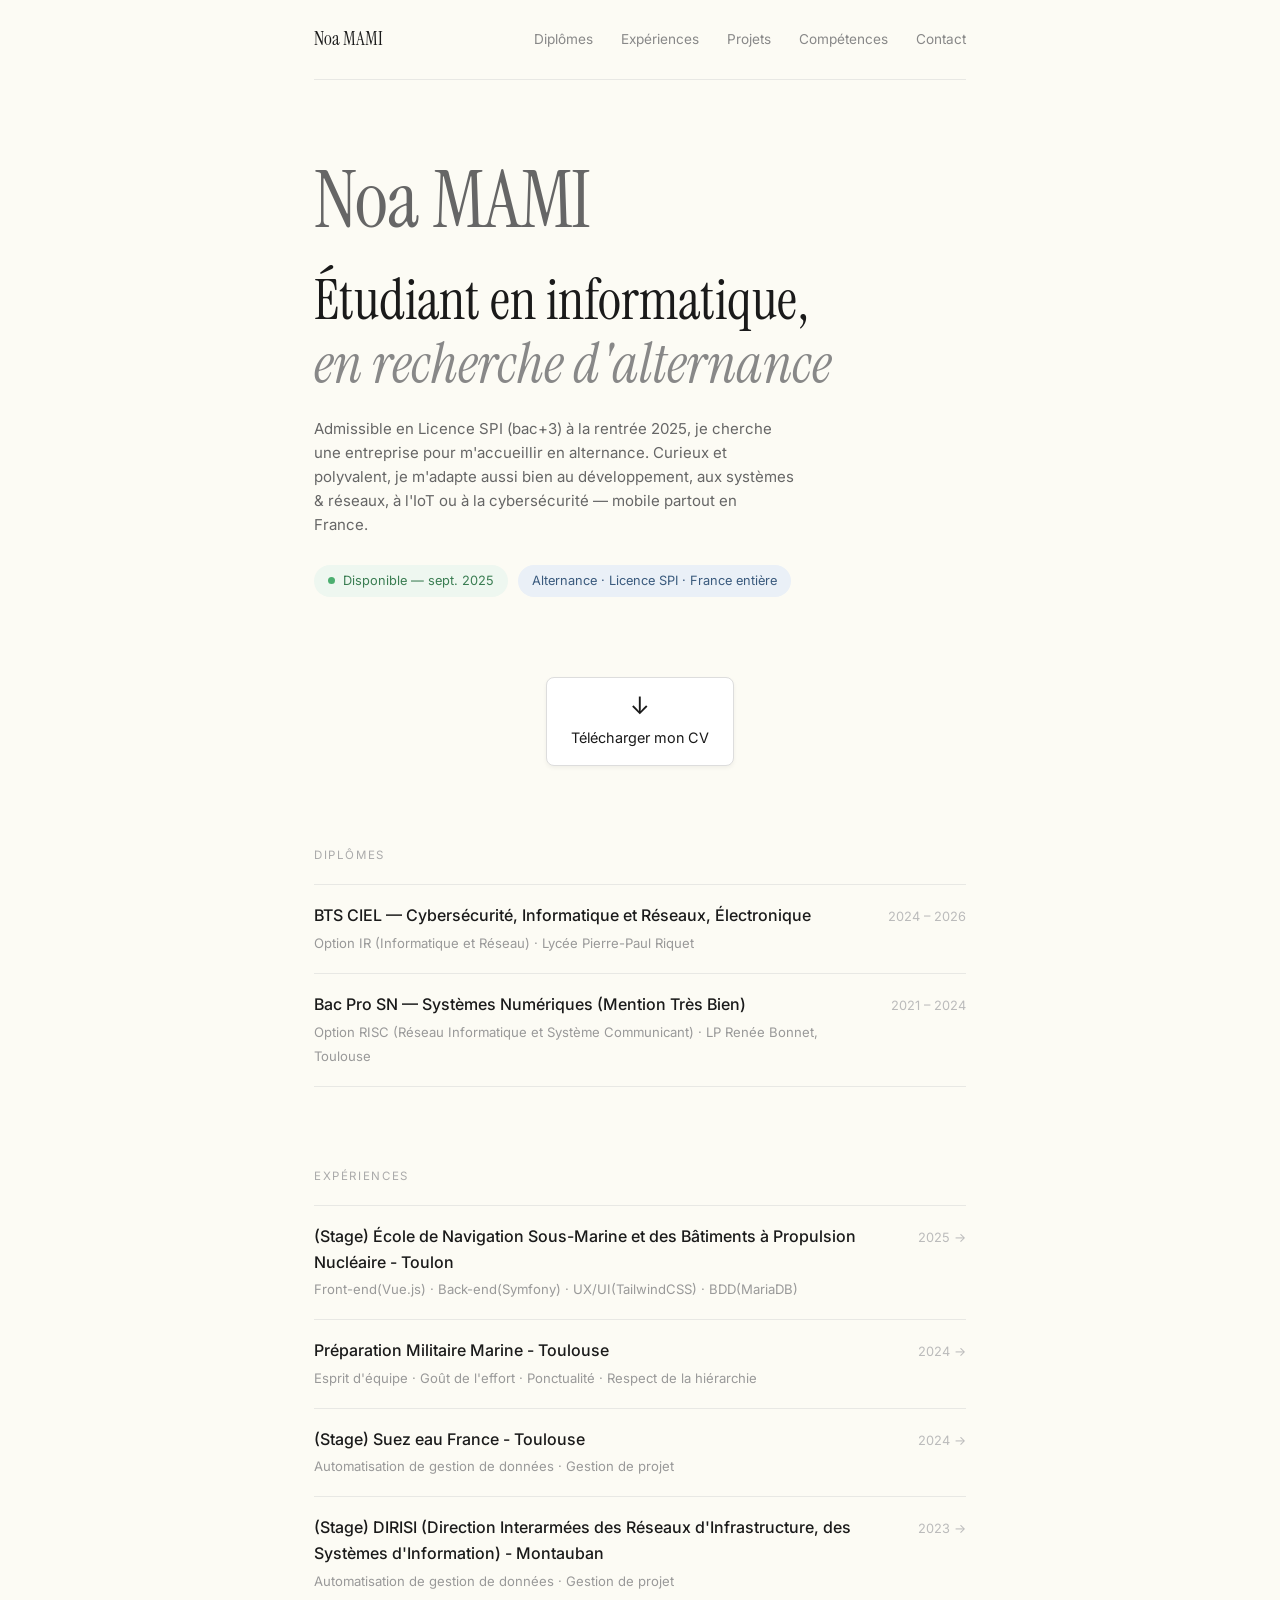
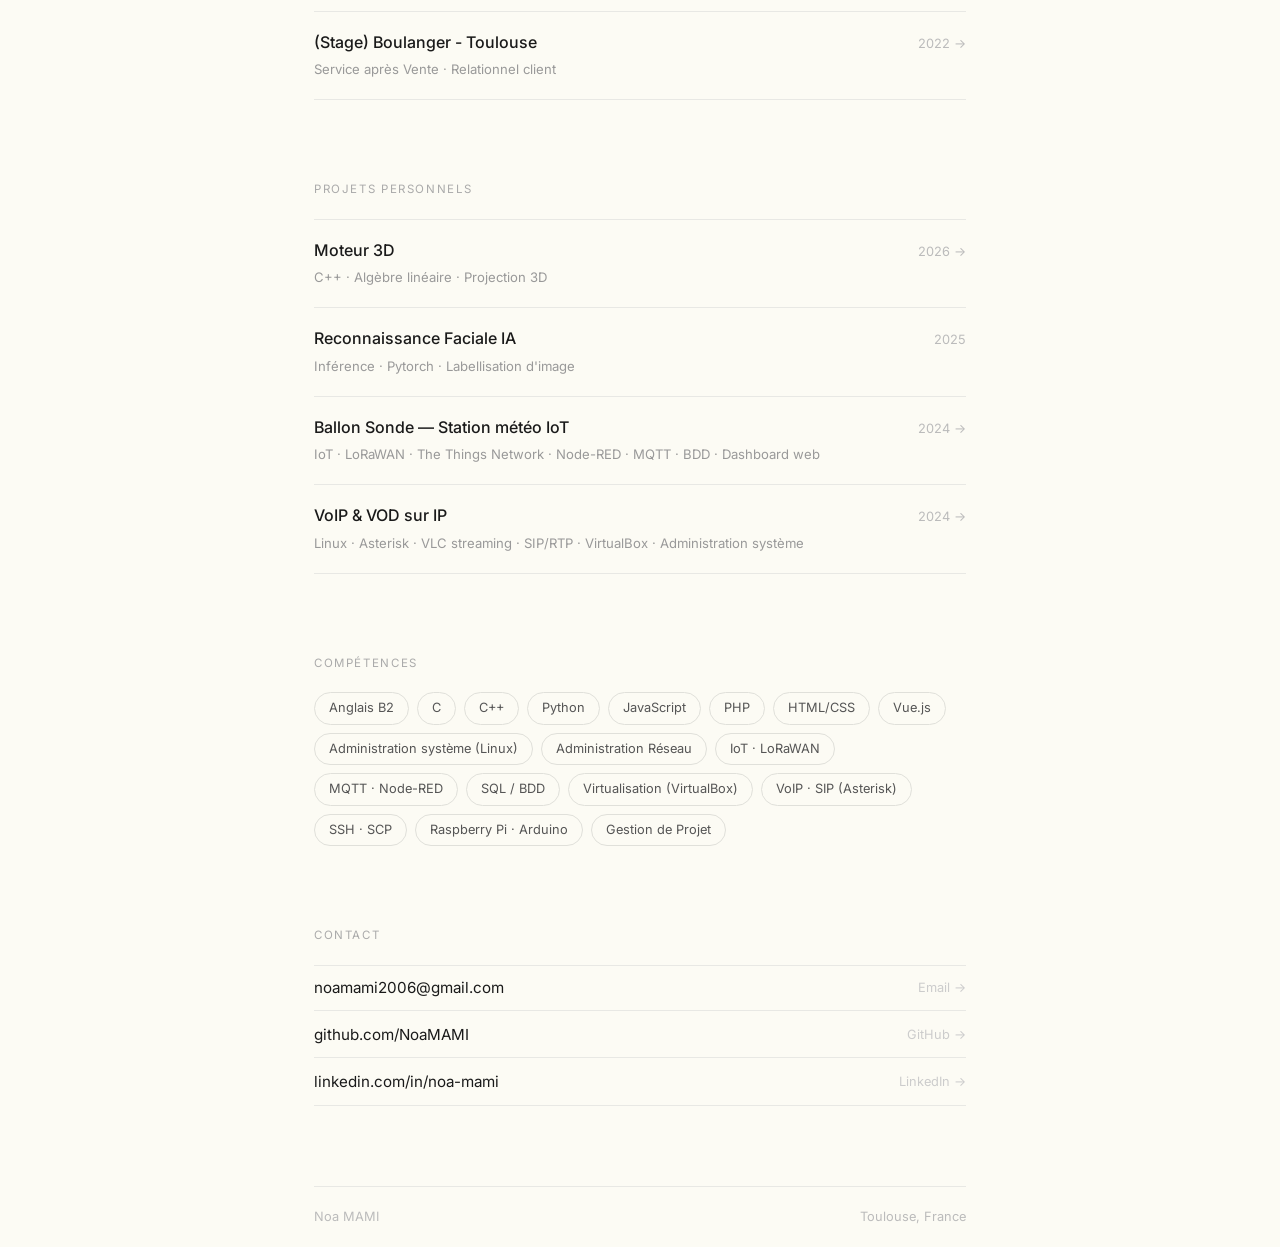
<file: index.html>
<!doctype html>
<html lang="fr">
    <head>
        <meta charset="UTF-8" />
        <meta name="viewport" content="width=device-width, initial-scale=1.0" />
        <title>Noa MAMI — Portfolio</title>
        <link
            href="https://fonts.googleapis.com/css2?family=Instrument+Serif:ital@0;1&family=Inter:wght@400;500&display=swap"
            rel="stylesheet"
        />
        <link rel="stylesheet" href="style.css" />
    </head>
    <body>
        <div class="wrap">
            <!-- Nav -->
            <nav>
                <div class="logo">Noa MAMI</div>
                <ul>
                    <li><a href="#diplomes">Diplômes</a></li>
                    <li><a href="#experiences">Expériences</a></li>
                    <li><a href="#projets">Projets</a></li>
                    <li><a href="#competences">Compétences</a></li>
                    <li><a href="#contact">Contact</a></li>
                </ul>
            </nav>
            <!-- Hero -->
            <section class="hero">
                <p class="hero-name">Noa MAMI</p>
                <h1>
                    Étudiant en informatique,
                    <br />
                    <em>en recherche d'alternance</em>
                </h1>
                <p>
                    Admissible en Licence SPI (bac+3) à la rentrée 2025, je
                    cherche une entreprise pour m'accueillir en alternance.
                    Curieux et polyvalent, je m'adapte aussi bien au
                    développement, aux systèmes & réseaux, à l'IoT ou à la
                    cybersécurité — mobile partout en France.
                </p>
                <div class="hero-badges">
                    <span class="badge">
                        <span class="dot"></span>
                        Disponible — sept. 2025
                    </span>
                    <span class="badge badge-alt">
                        Alternance · Licence SPI · France entière
                    </span>
                </div>
            </section>

            <!-- CV Download -->
            <section id="cv">
                <div class="cv-download-container">
                    <a href="CV_Noa_MAMI.pdf" download class="cv-download-btn">
                        <span class="cv-download-icon">↓</span>
                        <span class="cv-download-text">Télécharger mon CV</span>
                    </a>
                </div>
            </section>

            <!-- Diplômes -->
            <section id="diplomes">
                <p class="label">Diplômes</p>

                <div class="diplome">
                    <div class="diplome-left">
                        <h3>
                            BTS CIEL — Cybersécurité, Informatique et Réseaux,
                            Électronique
                        </h3>
                        <span>
                            Option IR (Informatique et Réseau) · Lycée Pierre-Paul Riquet
                        </span>
                    </div>
                    <div class="diplome-right">2024 – 2026</div>
                </div>

                <div class="diplome">
                    <div class="diplome-left">
                        <h3>
                            Bac Pro SN — Systèmes Numériques (Mention Très Bien)
                        </h3>
                        <span>
                            Option RISC (Réseau Informatique et Système
                            Communicant) · LP Renée Bonnet, Toulouse
                        </span>
                    </div>
                    <div class="diplome-right">2021 – 2024</div>
                </div>
            </section>
            <!-- Experiences -->
            <section id="experiences">
                <p class="label">Expériences</p>
                <a class="project" href="ensm/ensm.html">
                    <div class="project-left">
                        <h3>
                            (Stage) École de Navigation Sous-Marine et des
                            Bâtiments à Propulsion Nucléaire - Toulon
                        </h3>
                        <span
                            >Front-end(Vue.js) · Back-end(Symfony) ·
                            UX/UI(TailwindCSS) · BDD(MariaDB)</span
                        >
                    </div>
                    <div class="project-right">2025 →</div>
                </a>
                <a class="project" href="pmm/index.html">
                    <div class="project-left">
                        <h3>Préparation Militaire Marine - Toulouse</h3>
                        <span
                            >Esprit d'équipe · Goût de l'effort · Ponctualité ·
                            Respect de la hiérarchie</span
                        >
                    </div>
                    <div class="project-right">2024 →</div>
                </a>
                <a class="project" href="suez/index.html">
                    <div class="project-left">
                        <h3>(Stage) Suez eau France - Toulouse</h3>
                        <span
                            >Automatisation de gestion de données · Gestion de
                            projet</span
                        >
                    </div>
                    <div class="project-right">2024 →</div>
                </a>
                <a class="project" href="dirisi/index.html">
                    <div class="project-left">
                        <h3>
                            (Stage) DIRISI (Direction Interarmées des Réseaux
                            d'Infrastructure, des Systèmes d'Information) -
                            Montauban
                        </h3>
                        <span
                            >Automatisation de gestion de données · Gestion de
                            projet</span
                        >
                    </div>
                    <div class="project-right">2023 →</div>
                </a>
                <a class="project" href="boulanger/index.html">
                    <div class="project-left">
                        <h3>(Stage) Boulanger - Toulouse</h3>
                        <span>Service après Vente · Relationnel client</span>
                    </div>
                    <div class="project-right">2022 →</div>
                </a>
            </section>

            <!-- Projets -->
            <section id="projets">
                <p class="label">Projets Personnels</p>
                <a
                    class="project"
                    href="https://github.com/MetaSlash/Tabouret-3d-Engine/"
                >
                    <div class="project-left">
                        <h3>Moteur 3D</h3>
                        <span>C++ · Algèbre linéaire · Projection 3D</span>
                    </div>
                    <div class="project-right">2026 →</div>
                </a>
                <a class="project">
                    <div class="project-left">
                        <h3>Reconnaissance Faciale IA</h3>
                        <span>Inférence · Pytorch · Labellisation d'image</span>
                    </div>
                    <div class="project-right">2025</div>
                </a>
                <a class="project" href="ballon-sonde/index.html">
                    <div class="project-left">
                        <h3>Ballon Sonde — Station météo IoT</h3>
                        <span>
                            IoT · LoRaWAN · The Things Network · Node-RED · MQTT
                            · BDD · Dashboard web
                        </span>
                    </div>
                    <div class="project-right">2024 →</div>
                </a>
                <a class="project" href="vod-voip/index.html">
                    <div class="project-left">
                        <h3>VoIP & VOD sur IP</h3>
                        <span>
                            Linux · Asterisk · VLC streaming · SIP/RTP ·
                            VirtualBox · Administration système
                        </span>
                    </div>
                    <div class="project-right">2024 →</div>
                </a>
            </section>

            <!-- Compétences -->
            <section id="competences">
                <p class="label">Compétences</p>
                <div class="tags">
                    <span class="tag">Anglais B2</span>
                    <span class="tag">C</span>
                    <span class="tag">C++</span>
                    <span class="tag">Python</span>
                    <span class="tag">JavaScript</span>
                    <span class="tag">PHP</span>
                    <span class="tag">HTML/CSS</span>
                    <span class="tag">Vue.js</span>
                    <span class="tag">Administration système (Linux)</span>
                    <span class="tag">Administration Réseau</span>
                    <span class="tag">IoT · LoRaWAN</span>
                    <span class="tag">MQTT · Node-RED</span>
                    <span class="tag">SQL / BDD</span>
                    <span class="tag">Virtualisation (VirtualBox)</span>
                    <span class="tag">VoIP · SIP (Asterisk)</span>
                    <span class="tag">SSH · SCP</span>
                    <span class="tag">Raspberry Pi · Arduino</span>
                    <span class="tag">Gestion de Projet</span>
                </div>
            </section>
            <!-- Contact -->
            <section id="contact">
                <p class="label">Contact</p>
                <div class="contact-links">
                    <a href="mailto:alex@example.com"
                        >noamami2006@gmail.com<span>Email →</span></a
                    >
                    <a href="https://github.com/NoaMAMI/"
                        >github.com/NoaMAMI <span>GitHub →</span></a
                    >
                    <a href="https://www.linkedin.com/in/noa-mami-4b599927a/"
                        >linkedin.com/in/noa-mami <span>LinkedIn →</span>
                    </a>
                </div>
            </section>
            <!-- Footer -->
            <footer>
                <span>Noa MAMI</span>
                <span>Toulouse, France</span>
            </footer>
        </div>
    </body>
</html>
</file>
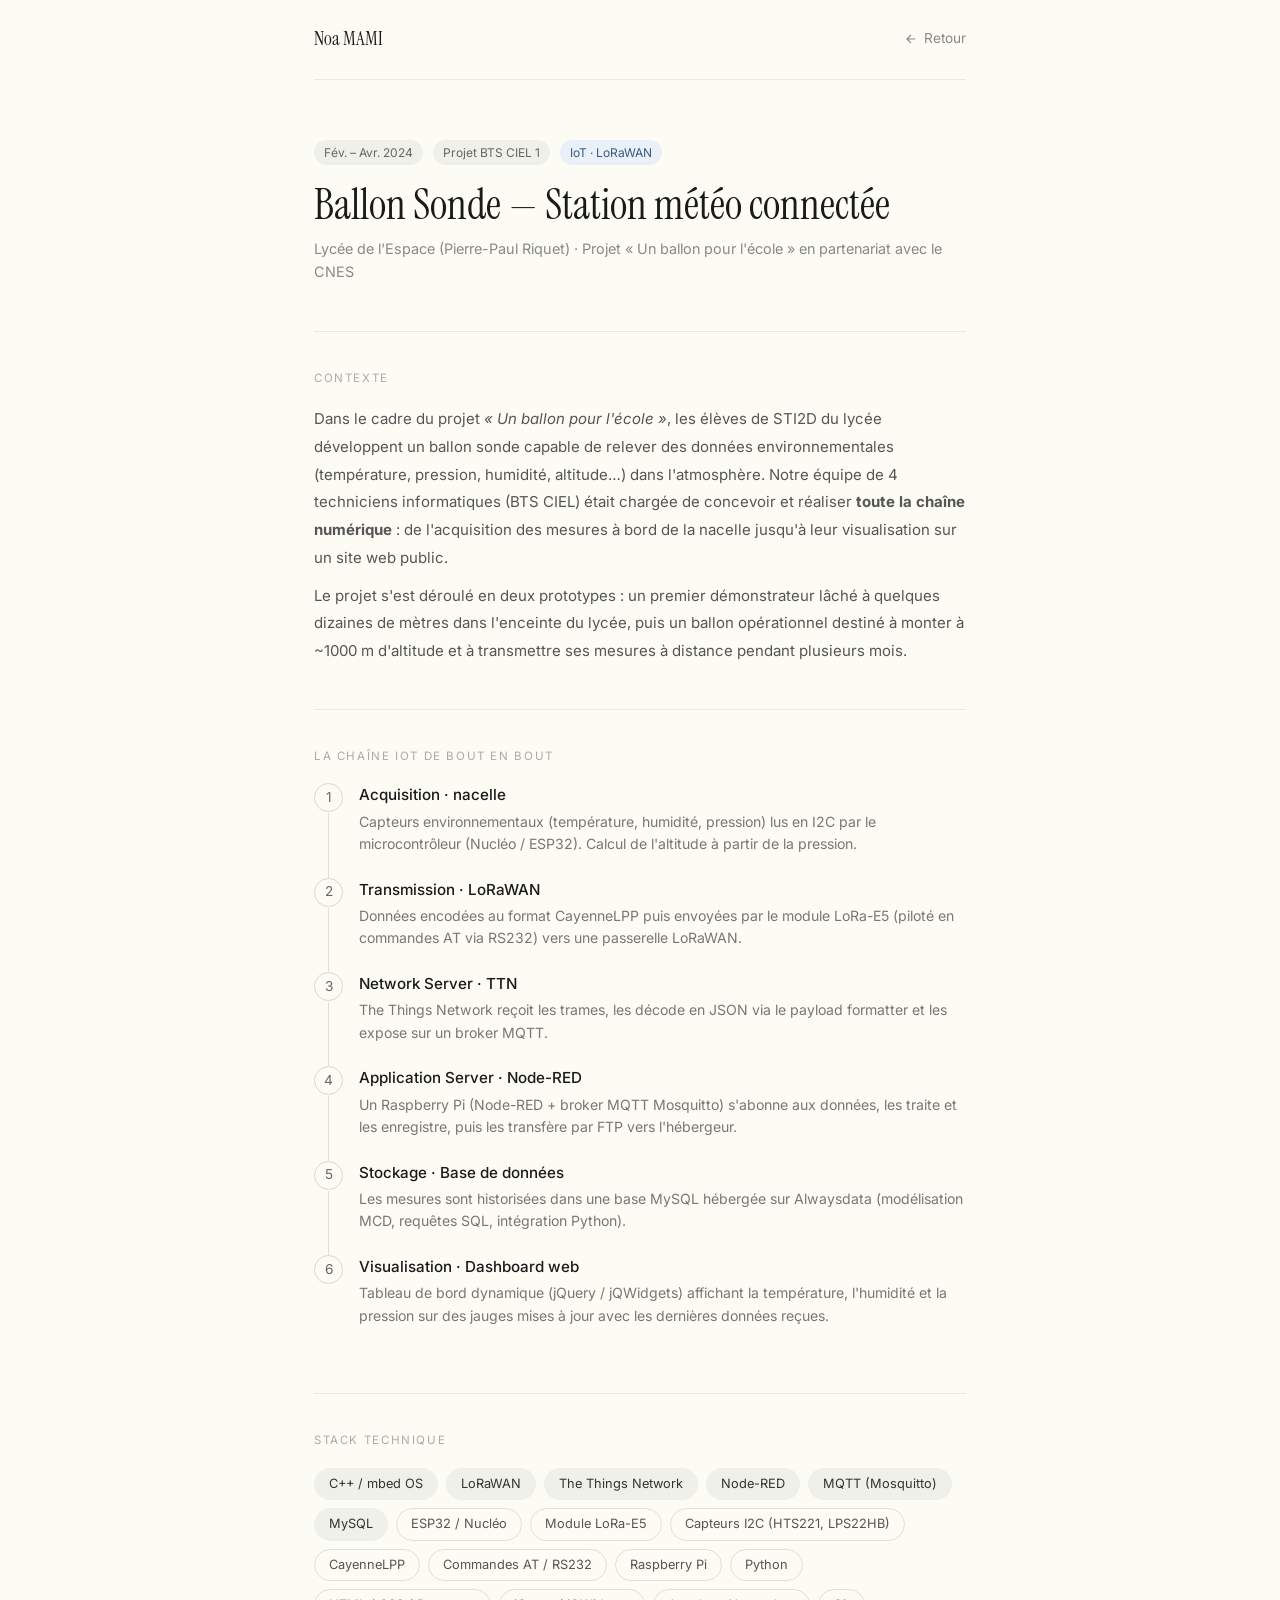
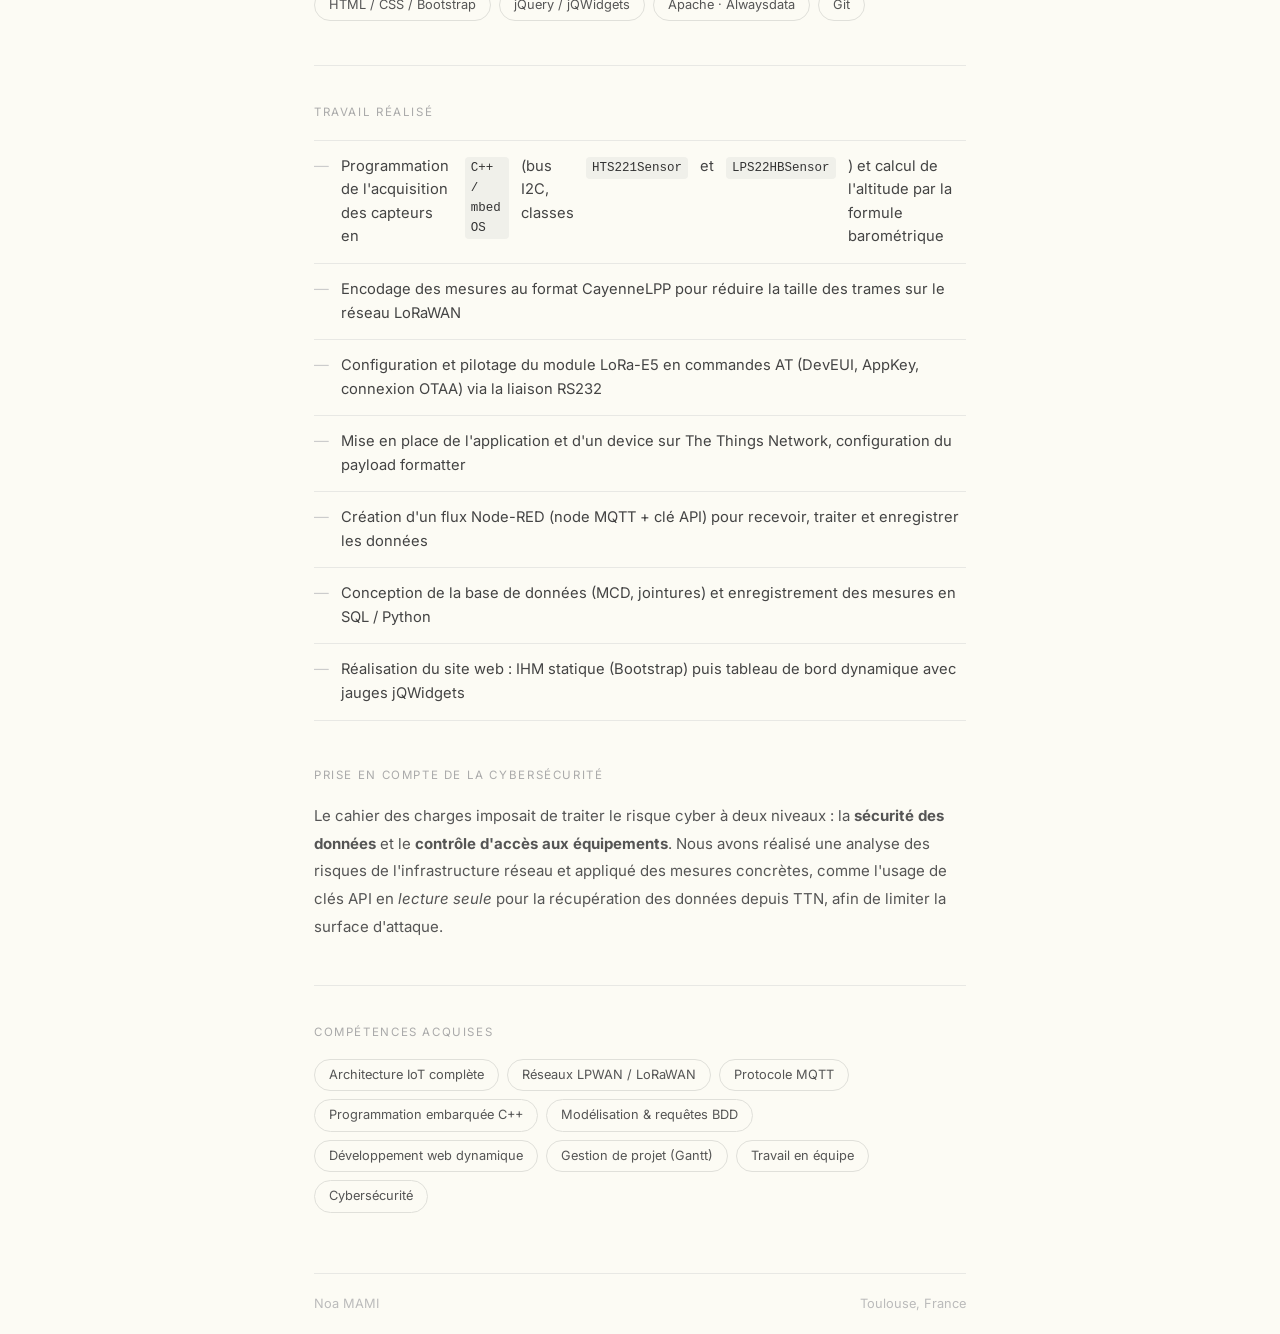
<file: ballon-sonde/index.html>
<!doctype html>
<html lang="fr">
    <head>
        <meta charset="UTF-8" />
        <meta name="viewport" content="width=device-width, initial-scale=1.0" />
        <title>Projet Ballon Sonde — Noa MAMI</title>
        <link
            href="https://fonts.googleapis.com/css2?family=Instrument+Serif:ital@0;1&family=Inter:wght@400;500&display=swap"
            rel="stylesheet"
        />
        <link rel="stylesheet" href="style.css" />
    </head>

    <body>
        <div class="wrap">
            <nav>
                <a href="../index.html" class="logo">Noa MAMI</a>
                <a href="../index.html" class="back">
                    <svg
                        width="14"
                        height="14"
                        viewBox="0 0 24 24"
                        fill="none"
                        stroke="currentColor"
                        stroke-width="2"
                    >
                        <path d="M19 12H5M12 5l-7 7 7 7" />
                    </svg>
                    Retour
                </a>
            </nav>

            <!-- Header -->
            <div class="stage-header">
                <div class="stage-meta">
                    <span class="pill">Fév. – Avr. 2024</span>
                    <span class="pill">Projet BTS CIEL 1</span>
                    <span class="pill navy">IoT · LoRaWAN</span>
                </div>
                <h1>Ballon Sonde — Station météo connectée</h1>
                <p class="lieu">
                    Lycée de l'Espace (Pierre-Paul Riquet) · Projet « Un ballon
                    pour l'école » en partenariat avec le CNES
                </p>
            </div>

            <hr />

            <!-- Contexte -->
            <section>
                <p class="label">Contexte</p>
                <p>
                    Dans le cadre du projet <em>« Un ballon pour l'école »</em>,
                    les élèves de STI2D du lycée développent un ballon sonde
                    capable de relever des données environnementales
                    (température, pression, humidité, altitude…) dans
                    l'atmosphère. Notre équipe de 4 techniciens informatiques
                    (BTS CIEL) était chargée de concevoir et réaliser
                    <strong>toute la chaîne numérique</strong> : de
                    l'acquisition des mesures à bord de la nacelle jusqu'à leur
                    visualisation sur un site web public.
                </p>
                <p>
                    Le projet s'est déroulé en deux prototypes : un premier
                    démonstrateur lâché à quelques dizaines de mètres dans
                    l'enceinte du lycée, puis un ballon opérationnel destiné à
                    monter à ~1000 m d'altitude et à transmettre ses mesures à
                    distance pendant plusieurs mois.
                </p>
            </section>

            <hr />

            <!-- Chaîne IoT -->
            <section>
                <p class="label">La chaîne IoT de bout en bout</p>
                <div class="flow">
                    <div class="flow-step">
                        <span class="flow-num">1</span>
                        <div class="flow-body">
                            <h4>Acquisition · nacelle</h4>
                            <p>
                                Capteurs environnementaux (température,
                                humidité, pression) lus en I2C par le
                                microcontrôleur (Nucléo / ESP32). Calcul de
                                l'altitude à partir de la pression.
                            </p>
                        </div>
                    </div>
                    <div class="flow-step">
                        <span class="flow-num">2</span>
                        <div class="flow-body">
                            <h4>Transmission · LoRaWAN</h4>
                            <p>
                                Données encodées au format CayenneLPP puis
                                envoyées par le module LoRa-E5 (piloté en
                                commandes AT via RS232) vers une passerelle
                                LoRaWAN.
                            </p>
                        </div>
                    </div>
                    <div class="flow-step">
                        <span class="flow-num">3</span>
                        <div class="flow-body">
                            <h4>Network Server · TTN</h4>
                            <p>
                                The Things Network reçoit les trames, les décode
                                en JSON via le payload formatter et les expose
                                sur un broker MQTT.
                            </p>
                        </div>
                    </div>
                    <div class="flow-step">
                        <span class="flow-num">4</span>
                        <div class="flow-body">
                            <h4>Application Server · Node-RED</h4>
                            <p>
                                Un Raspberry Pi (Node-RED + broker MQTT
                                Mosquitto) s'abonne aux données, les traite et
                                les enregistre, puis les transfère par FTP vers
                                l'hébergeur.
                            </p>
                        </div>
                    </div>
                    <div class="flow-step">
                        <span class="flow-num">5</span>
                        <div class="flow-body">
                            <h4>Stockage · Base de données</h4>
                            <p>
                                Les mesures sont historisées dans une base MySQL
                                hébergée sur Alwaysdata (modélisation MCD,
                                requêtes SQL, intégration Python).
                            </p>
                        </div>
                    </div>
                    <div class="flow-step">
                        <span class="flow-num">6</span>
                        <div class="flow-body">
                            <h4>Visualisation · Dashboard web</h4>
                            <p>
                                Tableau de bord dynamique (jQuery / jQWidgets)
                                affichant la température, l'humidité et la
                                pression sur des jauges mises à jour avec les
                                dernières données reçues.
                            </p>
                        </div>
                    </div>
                </div>
            </section>

            <hr />

            <!-- Stack -->
            <section>
                <p class="label">Stack technique</p>
                <div class="tags">
                    <span class="tag main">C++ / mbed OS</span>
                    <span class="tag main">LoRaWAN</span>
                    <span class="tag main">The Things Network</span>
                    <span class="tag main">Node-RED</span>
                    <span class="tag main">MQTT (Mosquitto)</span>
                    <span class="tag main">MySQL</span>
                    <span class="tag">ESP32 / Nucléo</span>
                    <span class="tag">Module LoRa-E5</span>
                    <span class="tag">Capteurs I2C (HTS221, LPS22HB)</span>
                    <span class="tag">CayenneLPP</span>
                    <span class="tag">Commandes AT / RS232</span>
                    <span class="tag">Raspberry Pi</span>
                    <span class="tag">Python</span>
                    <span class="tag">HTML / CSS / Bootstrap</span>
                    <span class="tag">jQuery / jQWidgets</span>
                    <span class="tag">Apache · Alwaysdata</span>
                    <span class="tag">Git</span>
                </div>
            </section>

            <hr />

            <!-- Missions -->
            <section>
                <p class="label">Travail réalisé</p>
                <ul class="missions">
                    <li>
                        Programmation de l'acquisition des capteurs en
                        <code>C++ / mbed OS</code> (bus I2C, classes
                        <code>HTS221Sensor</code> et <code>LPS22HBSensor</code>)
                        et calcul de l'altitude par la formule barométrique
                    </li>
                    <li>
                        Encodage des mesures au format CayenneLPP pour réduire
                        la taille des trames sur le réseau LoRaWAN
                    </li>
                    <li>
                        Configuration et pilotage du module LoRa-E5 en commandes
                        AT (DevEUI, AppKey, connexion OTAA) via la liaison RS232
                    </li>
                    <li>
                        Mise en place de l'application et d'un device sur The
                        Things Network, configuration du payload formatter
                    </li>
                    <li>
                        Création d'un flux Node-RED (node MQTT + clé API) pour
                        recevoir, traiter et enregistrer les données
                    </li>
                    <li>
                        Conception de la base de données (MCD, jointures) et
                        enregistrement des mesures en SQL / Python
                    </li>
                    <li>
                        Réalisation du site web : IHM statique (Bootstrap) puis
                        tableau de bord dynamique avec jauges jQWidgets
                    </li>
                </ul>
            </section>

            <!-- Cybersécurité -->
            <section>
                <p class="label">Prise en compte de la cybersécurité</p>
                <p>
                    Le cahier des charges imposait de traiter le risque cyber à
                    deux niveaux : la <strong>sécurité des données</strong> et
                    le <strong>contrôle d'accès aux équipements</strong>. Nous
                    avons réalisé une analyse des risques de l'infrastructure
                    réseau et appliqué des mesures concrètes, comme l'usage de
                    clés API en <em>lecture seule</em> pour la récupération des
                    données depuis TTN, afin de limiter la surface d'attaque.
                </p>
            </section>

            <hr />

            <!-- Compétences acquises -->
            <section>
                <p class="label">Compétences acquises</p>
                <div class="tags">
                    <span class="tag">Architecture IoT complète</span>
                    <span class="tag">Réseaux LPWAN / LoRaWAN</span>
                    <span class="tag">Protocole MQTT</span>
                    <span class="tag">Programmation embarquée C++</span>
                    <span class="tag">Modélisation & requêtes BDD</span>
                    <span class="tag">Développement web dynamique</span>
                    <span class="tag">Gestion de projet (Gantt)</span>
                    <span class="tag">Travail en équipe</span>
                    <span class="tag">Cybersécurité</span>
                </div>
            </section>

            <footer>
                <span>Noa MAMI</span>
                <span>Toulouse, France</span>
            </footer>
        </div>
    </body>
</html>
</file>
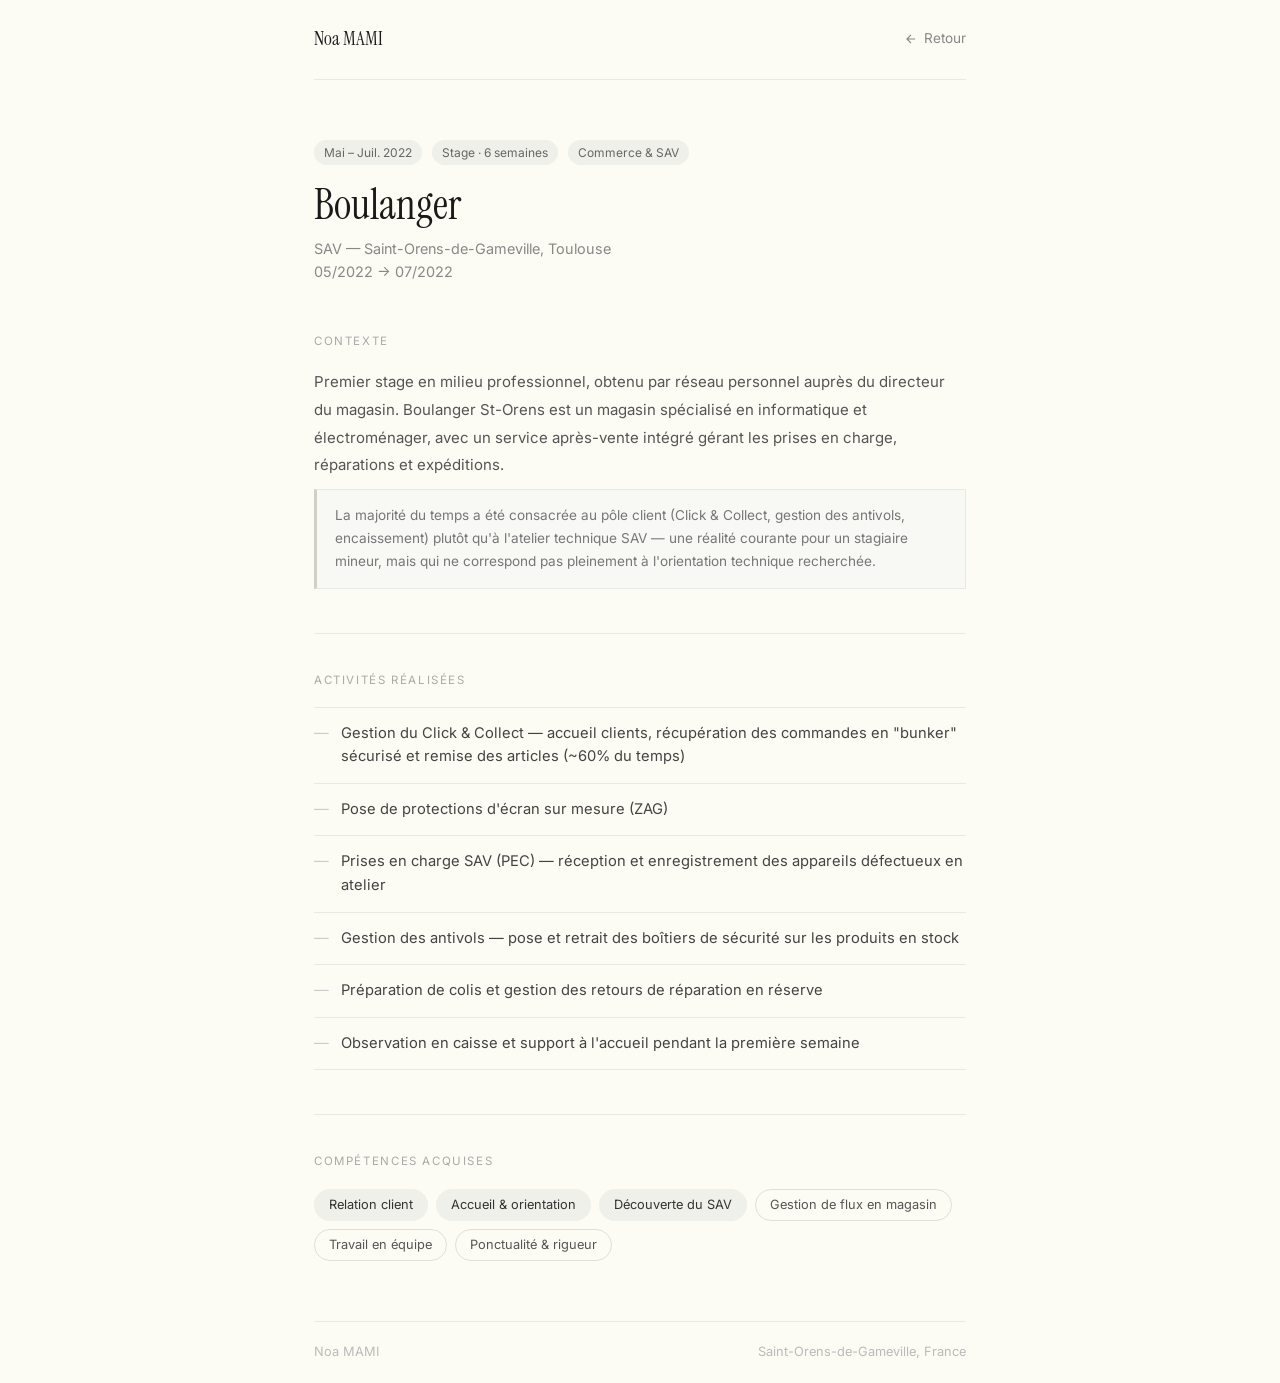
<file: boulanger/index.html>
<!doctype html>
<html lang="fr">
    <head>
        <meta charset="UTF-8" />
        <meta name="viewport" content="width=device-width, initial-scale=1.0" />
        <title>Stage Boulanger — Noa MAMI</title>
        <link
            href="https://fonts.googleapis.com/css2?family=Instrument+Serif:ital@0;1&family=Inter:wght@400;500&display=swap"
            rel="stylesheet"
        />
        <link rel="stylesheet" href="style.css" />
    </head>
    <body>
        <div class="wrap">
            <nav>
                <a href="../index.html" class="logo">Noa MAMI</a>
                <a href="../index.html" class="back">
                    <svg
                        width="14"
                        height="14"
                        viewBox="0 0 24 24"
                        fill="none"
                        stroke="currentColor"
                        stroke-width="2"
                    >
                        <path d="M19 12H5M12 5l-7 7 7 7" />
                    </svg>
                    Retour
                </a>
            </nav>

            <!-- Header -->
            <div class="stage-header">
                <div class="stage-meta">
                    <span class="pill">Mai – Juil. 2022</span>
                    <span class="pill">Stage · 6 semaines</span>
                    <span class="pill">Commerce & SAV</span>
                </div>
                <h1>Boulanger</h1>
                <p class="lieu">
                    SAV — Saint-Orens-de-Gameville, Toulouse <br />05/2022 →
                    07/2022
                </p>
            </div>

            <!-- Contexte -->
            <section>
                <p class="label">Contexte</p>
                <p>
                    Premier stage en milieu professionnel, obtenu par réseau
                    personnel auprès du directeur du magasin. Boulanger St-Orens
                    est un magasin spécialisé en informatique et électroménager,
                    avec un service après-vente intégré gérant les prises en
                    charge, réparations et expéditions.
                </p>
                <div class="note">
                    La majorité du temps a été consacrée au pôle client (Click &
                    Collect, gestion des antivols, encaissement) plutôt qu'à
                    l'atelier technique SAV — une réalité courante pour un
                    stagiaire mineur, mais qui ne correspond pas pleinement à
                    l'orientation technique recherchée.
                </div>
            </section>

            <hr />

            <!-- Missions -->
            <section>
                <p class="label">Activités réalisées</p>
                <ul class="missions">
                    <li>
                        Gestion du Click & Collect — accueil clients,
                        récupération des commandes en "bunker" sécurisé et
                        remise des articles (~60% du temps)
                    </li>
                    <li>Pose de protections d'écran sur mesure (ZAG)</li>
                    <li>
                        Prises en charge SAV (PEC) — réception et enregistrement
                        des appareils défectueux en atelier
                    </li>
                    <li>
                        Gestion des antivols — pose et retrait des boîtiers de
                        sécurité sur les produits en stock
                    </li>
                    <li>
                        Préparation de colis et gestion des retours de
                        réparation en réserve
                    </li>
                    <li>
                        Observation en caisse et support à l'accueil pendant la
                        première semaine
                    </li>
                </ul>
            </section>

            <hr />

            <!-- Compétences -->
            <section>
                <p class="label">Compétences acquises</p>
                <div class="tags">
                    <span class="tag main">Relation client</span>
                    <span class="tag main">Accueil & orientation</span>
                    <span class="tag main">Découverte du SAV</span>
                    <span class="tag">Gestion de flux en magasin</span>
                    <span class="tag">Travail en équipe</span>
                    <span class="tag">Ponctualité & rigueur</span>
                </div>
            </section>

            <footer>
                <span>Noa MAMI</span>
                <span>Saint-Orens-de-Gameville, France</span>
            </footer>
        </div>
    </body>
</html>
</file>
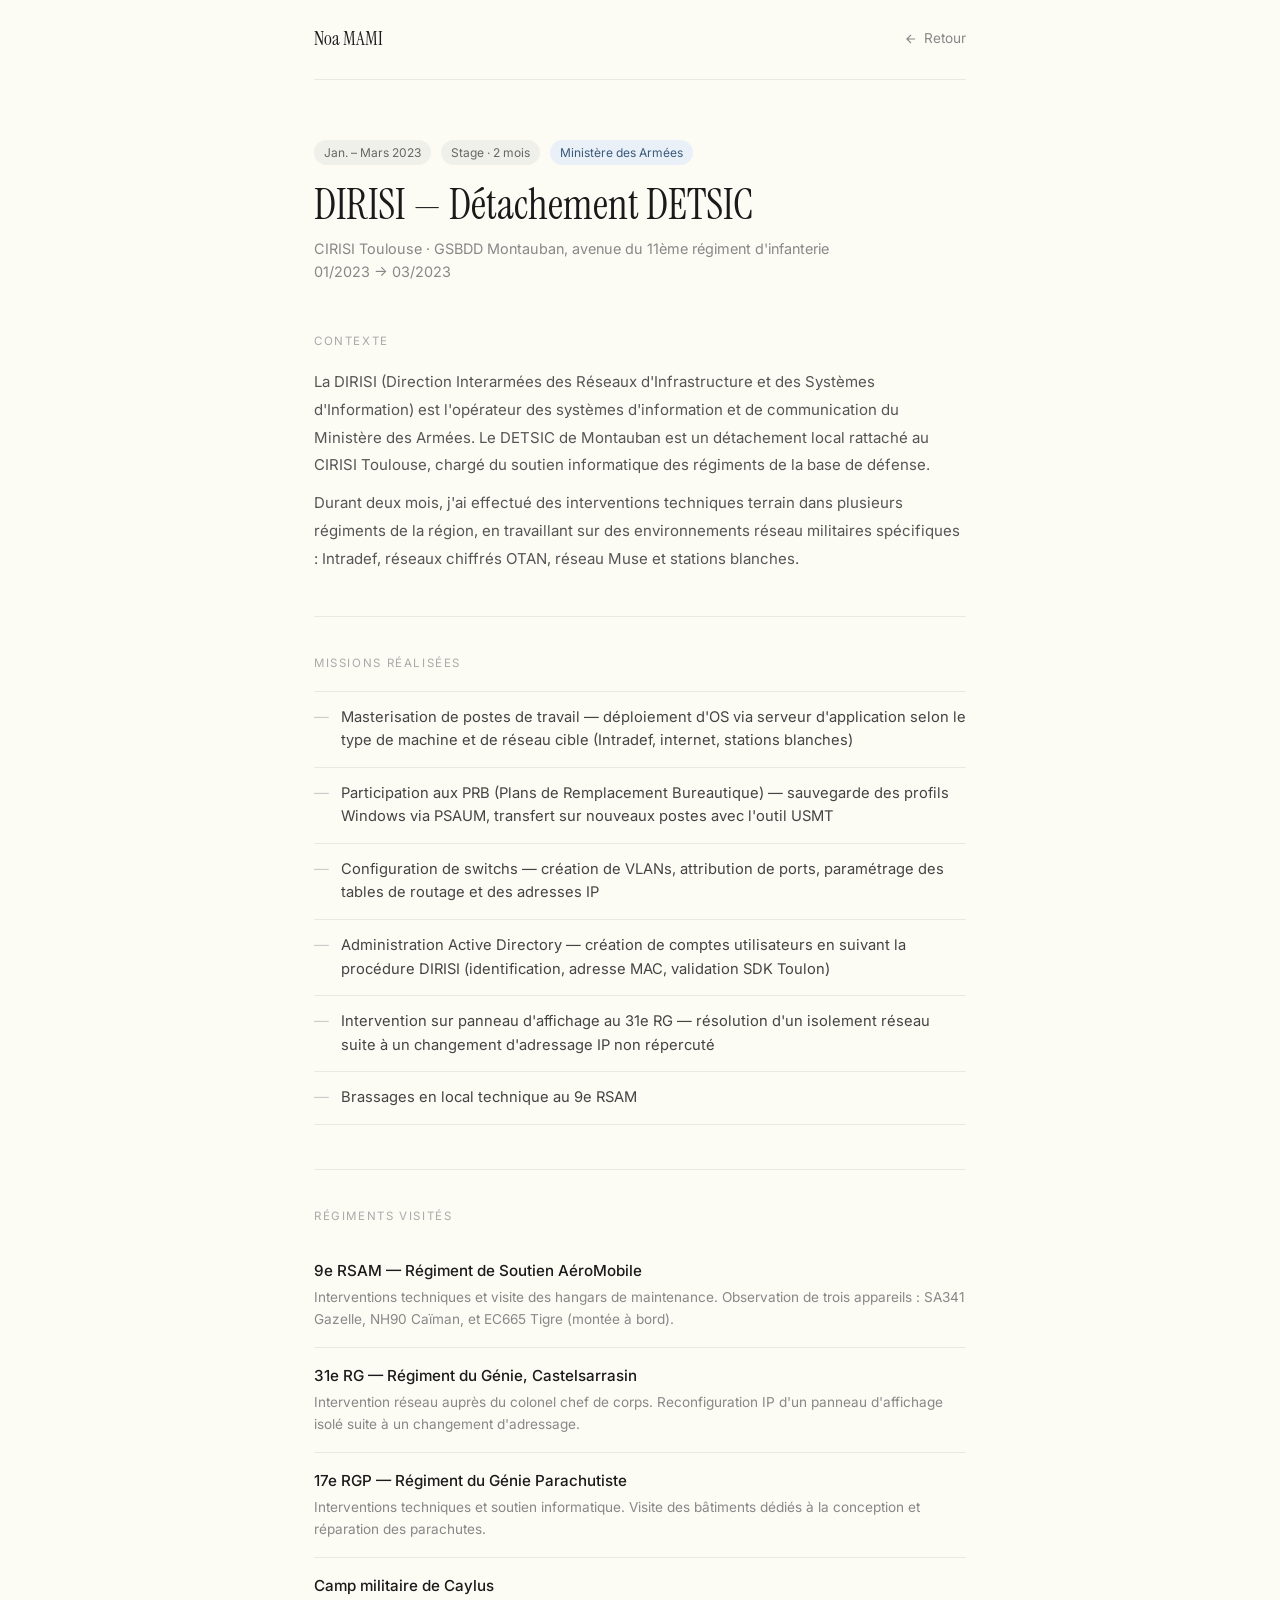
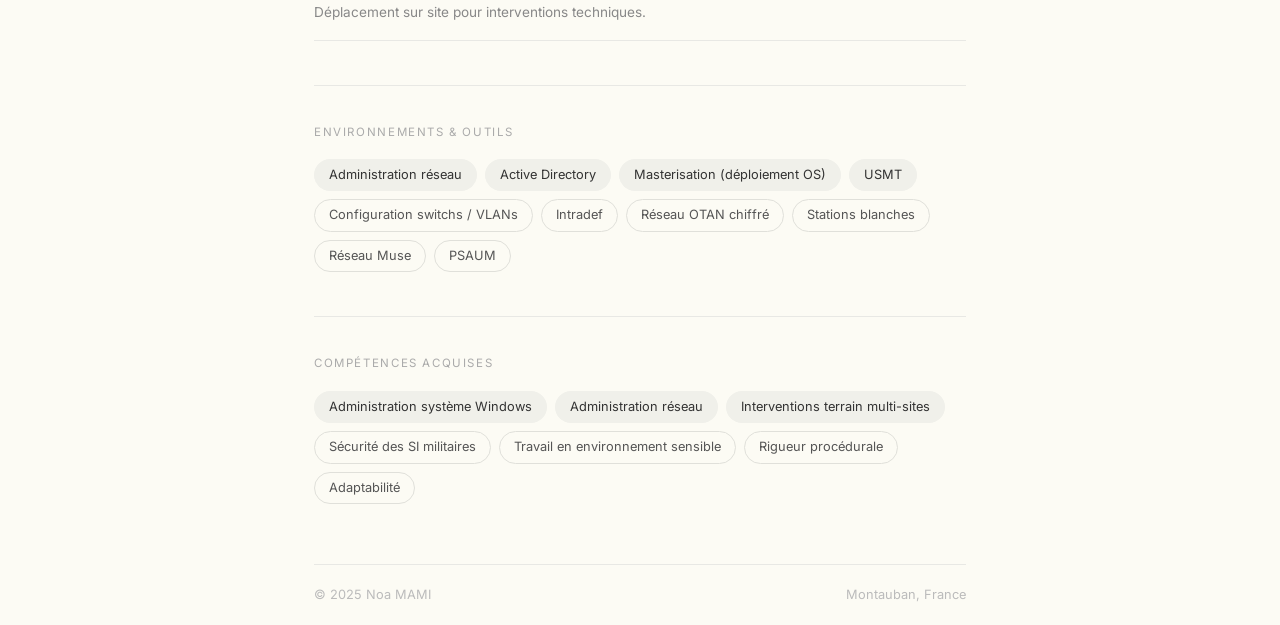
<file: dirisi/index.html>
<!doctype html>
<html lang="fr">
    <head>
        <meta charset="UTF-8" />
        <meta name="viewport" content="width=device-width, initial-scale=1.0" />
        <title>Stage DIRISI — Noa MAMI</title>
        <link
            href="https://fonts.googleapis.com/css2?family=Instrument+Serif:ital@0;1&family=Inter:wght@400;500&display=swap"
            rel="stylesheet"
        />
        <link rel="stylesheet" href="style.css" />
    </head>
    <body>
        <div class="wrap">
            <nav>
                <a href="../index.html" class="logo">Noa MAMI</a>
                <a href="../index.html" class="back">
                    <svg
                        width="14"
                        height="14"
                        viewBox="0 0 24 24"
                        fill="none"
                        stroke="currentColor"
                        stroke-width="2"
                    >
                        <path d="M19 12H5M12 5l-7 7 7 7" />
                    </svg>
                    Retour
                </a>
            </nav>

            <!-- Header -->
            <div class="stage-header">
                <div class="stage-meta">
                    <span class="pill">Jan. – Mars 2023</span>
                    <span class="pill">Stage · 2 mois</span>
                    <span class="pill navy">Ministère des Armées</span>
                </div>
                <h1>DIRISI — Détachement DETSIC</h1>
                <p class="lieu">
                    CIRISI Toulouse · GSBDD Montauban, avenue du 11ème régiment
                    d'infanterie<br />01/2023 → 03/2023
                </p>
            </div>

            <!-- Contexte -->
            <section>
                <p class="label">Contexte</p>
                <p>
                    La DIRISI (Direction Interarmées des Réseaux
                    d'Infrastructure et des Systèmes d'Information) est
                    l'opérateur des systèmes d'information et de communication
                    du Ministère des Armées. Le DETSIC de Montauban est un
                    détachement local rattaché au CIRISI Toulouse, chargé du
                    soutien informatique des régiments de la base de défense.
                </p>
                <p>
                    Durant deux mois, j'ai effectué des interventions techniques
                    terrain dans plusieurs régiments de la région, en
                    travaillant sur des environnements réseau militaires
                    spécifiques : Intradef, réseaux chiffrés OTAN, réseau Muse
                    et stations blanches.
                </p>
            </section>

            <hr />

            <!-- Missions -->
            <section>
                <p class="label">Missions réalisées</p>
                <ul class="missions">
                    <li>
                        Masterisation de postes de travail — déploiement d'OS
                        via serveur d'application selon le type de machine et de
                        réseau cible (Intradef, internet, stations blanches)
                    </li>
                    <li>
                        Participation aux PRB (Plans de Remplacement
                        Bureautique) — sauvegarde des profils Windows via PSAUM,
                        transfert sur nouveaux postes avec l'outil USMT
                    </li>
                    <li>
                        Configuration de switchs — création de VLANs,
                        attribution de ports, paramétrage des tables de routage
                        et des adresses IP
                    </li>
                    <li>
                        Administration Active Directory — création de comptes
                        utilisateurs en suivant la procédure DIRISI
                        (identification, adresse MAC, validation SDK Toulon)
                    </li>
                    <li>
                        Intervention sur panneau d'affichage au 31e RG —
                        résolution d'un isolement réseau suite à un changement
                        d'adressage IP non répercuté
                    </li>
                    <li>Brassages en local technique au 9e RSAM</li>
                </ul>
            </section>

            <hr />

            <!-- Régiments -->
            <section>
                <p class="label">Régiments visités</p>
                <div class="regiment">
                    <h4>9e RSAM — Régiment de Soutien AéroMobile</h4>
                    <p>
                        Interventions techniques et visite des hangars de
                        maintenance. Observation de trois appareils : SA341
                        Gazelle, NH90 Caïman, et EC665 Tigre (montée à bord).
                    </p>
                </div>
                <div class="regiment">
                    <h4>31e RG — Régiment du Génie, Castelsarrasin</h4>
                    <p>
                        Intervention réseau auprès du colonel chef de corps.
                        Reconfiguration IP d'un panneau d'affichage isolé suite
                        à un changement d'adressage.
                    </p>
                </div>
                <div class="regiment">
                    <h4>17e RGP — Régiment du Génie Parachutiste</h4>
                    <p>
                        Interventions techniques et soutien informatique. Visite
                        des bâtiments dédiés à la conception et réparation des
                        parachutes.
                    </p>
                </div>
                <div class="regiment">
                    <h4>Camp militaire de Caylus</h4>
                    <p>Déplacement sur site pour interventions techniques.</p>
                </div>
            </section>

            <hr />

            <!-- Stack -->
            <section>
                <p class="label">Environnements & outils</p>
                <div class="tags">
                    <span class="tag main">Administration réseau</span>
                    <span class="tag main">Active Directory</span>
                    <span class="tag main">Masterisation (déploiement OS)</span>
                    <span class="tag main">USMT</span>
                    <span class="tag">Configuration switchs / VLANs</span>
                    <span class="tag">Intradef</span>
                    <span class="tag">Réseau OTAN chiffré</span>
                    <span class="tag">Stations blanches</span>
                    <span class="tag">Réseau Muse</span>
                    <span class="tag">PSAUM</span>
                </div>
            </section>

            <hr />

            <!-- Compétences -->
            <section>
                <p class="label">Compétences acquises</p>
                <div class="tags">
                    <span class="tag main">Administration système Windows</span>
                    <span class="tag main">Administration réseau</span>
                    <span class="tag main"
                        >Interventions terrain multi-sites</span
                    >
                    <span class="tag">Sécurité des SI militaires</span>
                    <span class="tag">Travail en environnement sensible</span>
                    <span class="tag">Rigueur procédurale</span>
                    <span class="tag">Adaptabilité</span>
                </div>
            </section>

            <footer>
                <span>© 2025 Noa MAMI</span>
                <span>Montauban, France</span>
            </footer>
        </div>
    </body>
</html>
</file>
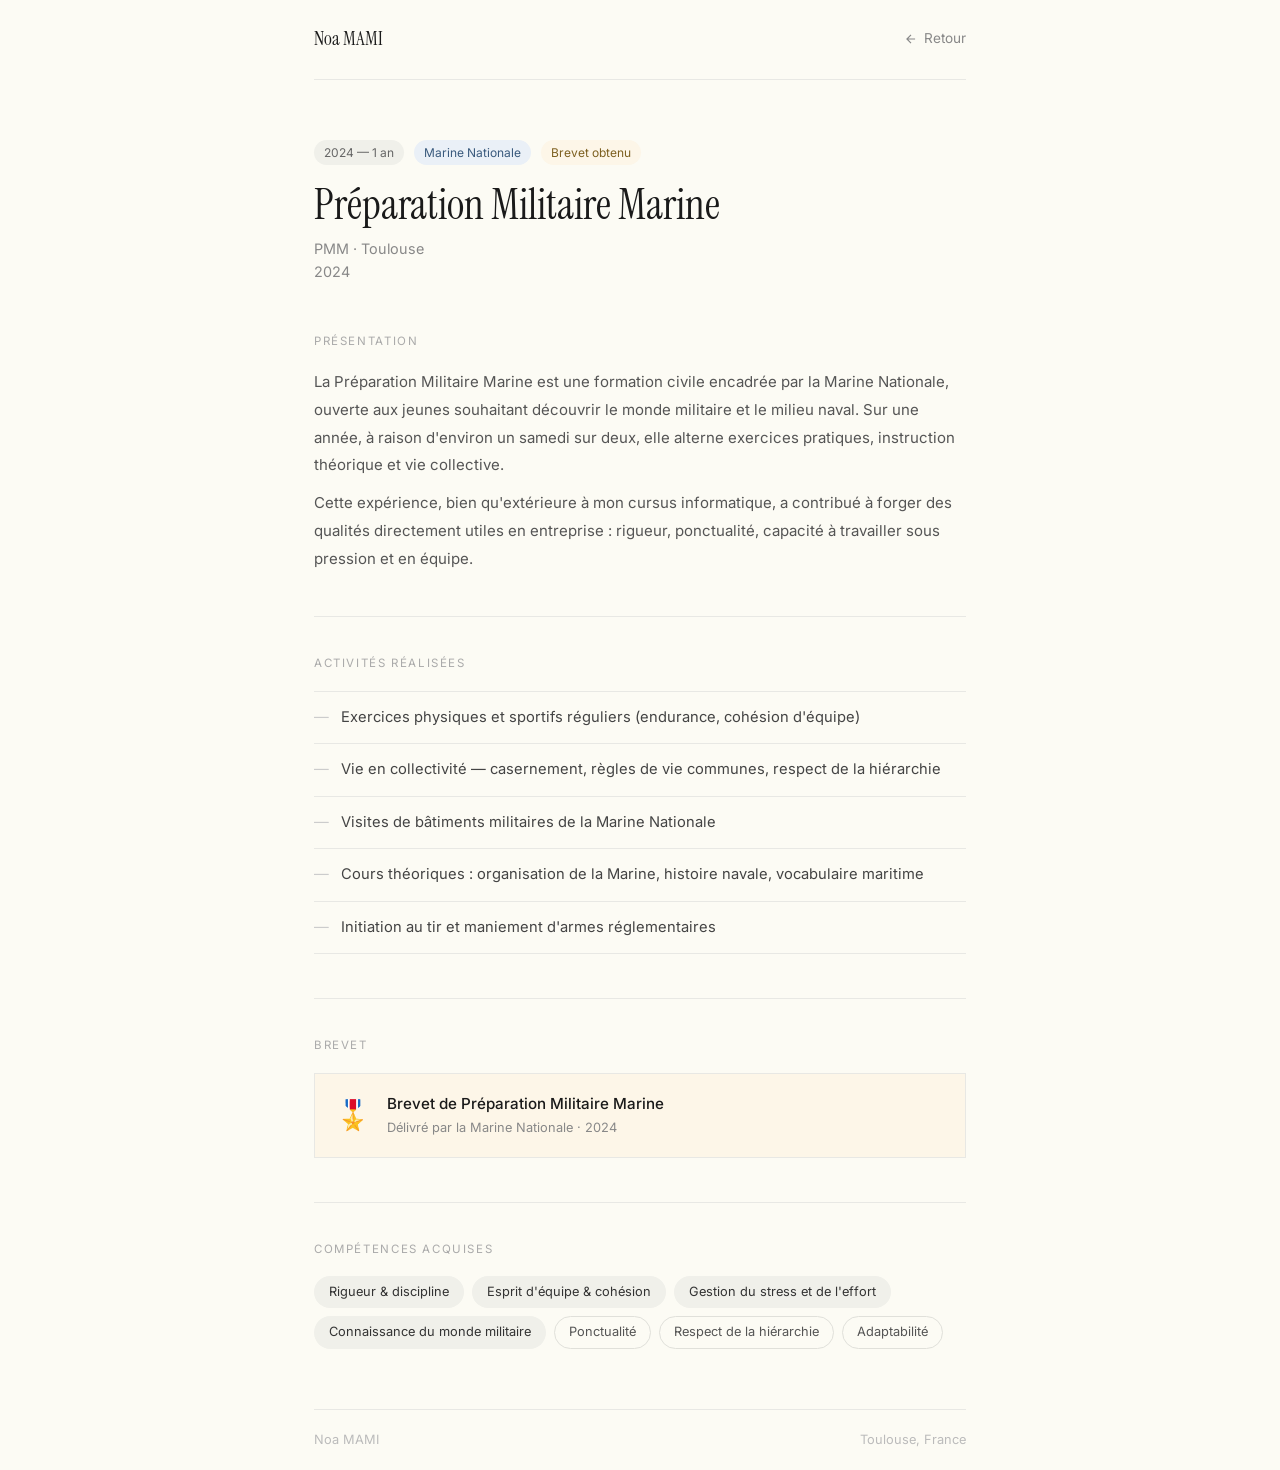
<file: pmm/index.html>
<!doctype html>
<html lang="fr">
    <head>
        <meta charset="UTF-8" />
        <meta name="viewport" content="width=device-width, initial-scale=1.0" />
        <title>Préparation Militaire Marine — Noa MAMI</title>
        <link
            href="https://fonts.googleapis.com/css2?family=Instrument+Serif:ital@0;1&family=Inter:wght@400;500&display=swap"
            rel="stylesheet"
        />
        <link rel="stylesheet" href="style.css" />
    </head>
    <body>
        <div class="wrap">
            <nav>
                <a href="../index.html" class="logo">Noa MAMI</a>
                <a href="../index.html" class="back">
                    <svg
                        width="14"
                        height="14"
                        viewBox="0 0 24 24"
                        fill="none"
                        stroke="currentColor"
                        stroke-width="2"
                    >
                        <path d="M19 12H5M12 5l-7 7 7 7" />
                    </svg>
                    Retour
                </a>
            </nav>

            <div class="stage-header">
                <div class="stage-meta">
                    <span class="pill">2024 — 1 an</span>
                    <span class="pill navy">Marine Nationale</span>
                    <span class="pill gold">Brevet obtenu</span>
                </div>
                <h1>Préparation Militaire Marine</h1>
                <p class="lieu">PMM · Toulouse <br />2024</p>
            </div>

            <section>
                <p class="label">Présentation</p>
                <p>
                    La Préparation Militaire Marine est une formation civile
                    encadrée par la Marine Nationale, ouverte aux jeunes
                    souhaitant découvrir le monde militaire et le milieu naval.
                    Sur une année, à raison d'environ un samedi sur deux, elle
                    alterne exercices pratiques, instruction théorique et vie
                    collective.
                </p>
                <p>
                    Cette expérience, bien qu'extérieure à mon cursus
                    informatique, a contribué à forger des qualités directement
                    utiles en entreprise : rigueur, ponctualité, capacité à
                    travailler sous pression et en équipe.
                </p>
            </section>

            <hr />

            <section>
                <p class="label">Activités réalisées</p>
                <ul class="missions">
                    <li>
                        Exercices physiques et sportifs réguliers (endurance,
                        cohésion d'équipe)
                    </li>
                    <li>
                        Vie en collectivité — casernement, règles de vie
                        communes, respect de la hiérarchie
                    </li>
                    <li>
                        Visites de bâtiments militaires de la Marine Nationale
                    </li>
                    <li>
                        Cours théoriques : organisation de la Marine, histoire
                        navale, vocabulaire maritime
                    </li>
                    <li>
                        Initiation au tir et maniement d'armes réglementaires
                    </li>
                </ul>
            </section>

            <hr />

            <section>
                <p class="label">Brevet</p>
                <div class="brevet">
                    <div class="brevet-icon">🎖️</div>
                    <div class="brevet-text">
                        <div class="title">
                            Brevet de Préparation Militaire Marine
                        </div>
                        <div class="sub">
                            Délivré par la Marine Nationale · 2024
                        </div>
                    </div>
                </div>
            </section>

            <hr />

            <section>
                <p class="label">Compétences acquises</p>
                <div class="tags">
                    <span class="tag main">Rigueur & discipline</span>
                    <span class="tag main">Esprit d'équipe & cohésion</span>
                    <span class="tag main"
                        >Gestion du stress et de l'effort</span
                    >
                    <span class="tag main"
                        >Connaissance du monde militaire</span
                    >
                    <span class="tag">Ponctualité</span>
                    <span class="tag">Respect de la hiérarchie</span>
                    <span class="tag">Adaptabilité</span>
                </div>
            </section>

            <footer>
                <span>Noa MAMI</span>
                <span>Toulouse, France</span>
            </footer>
        </div>
    </body>
</html>
</file>
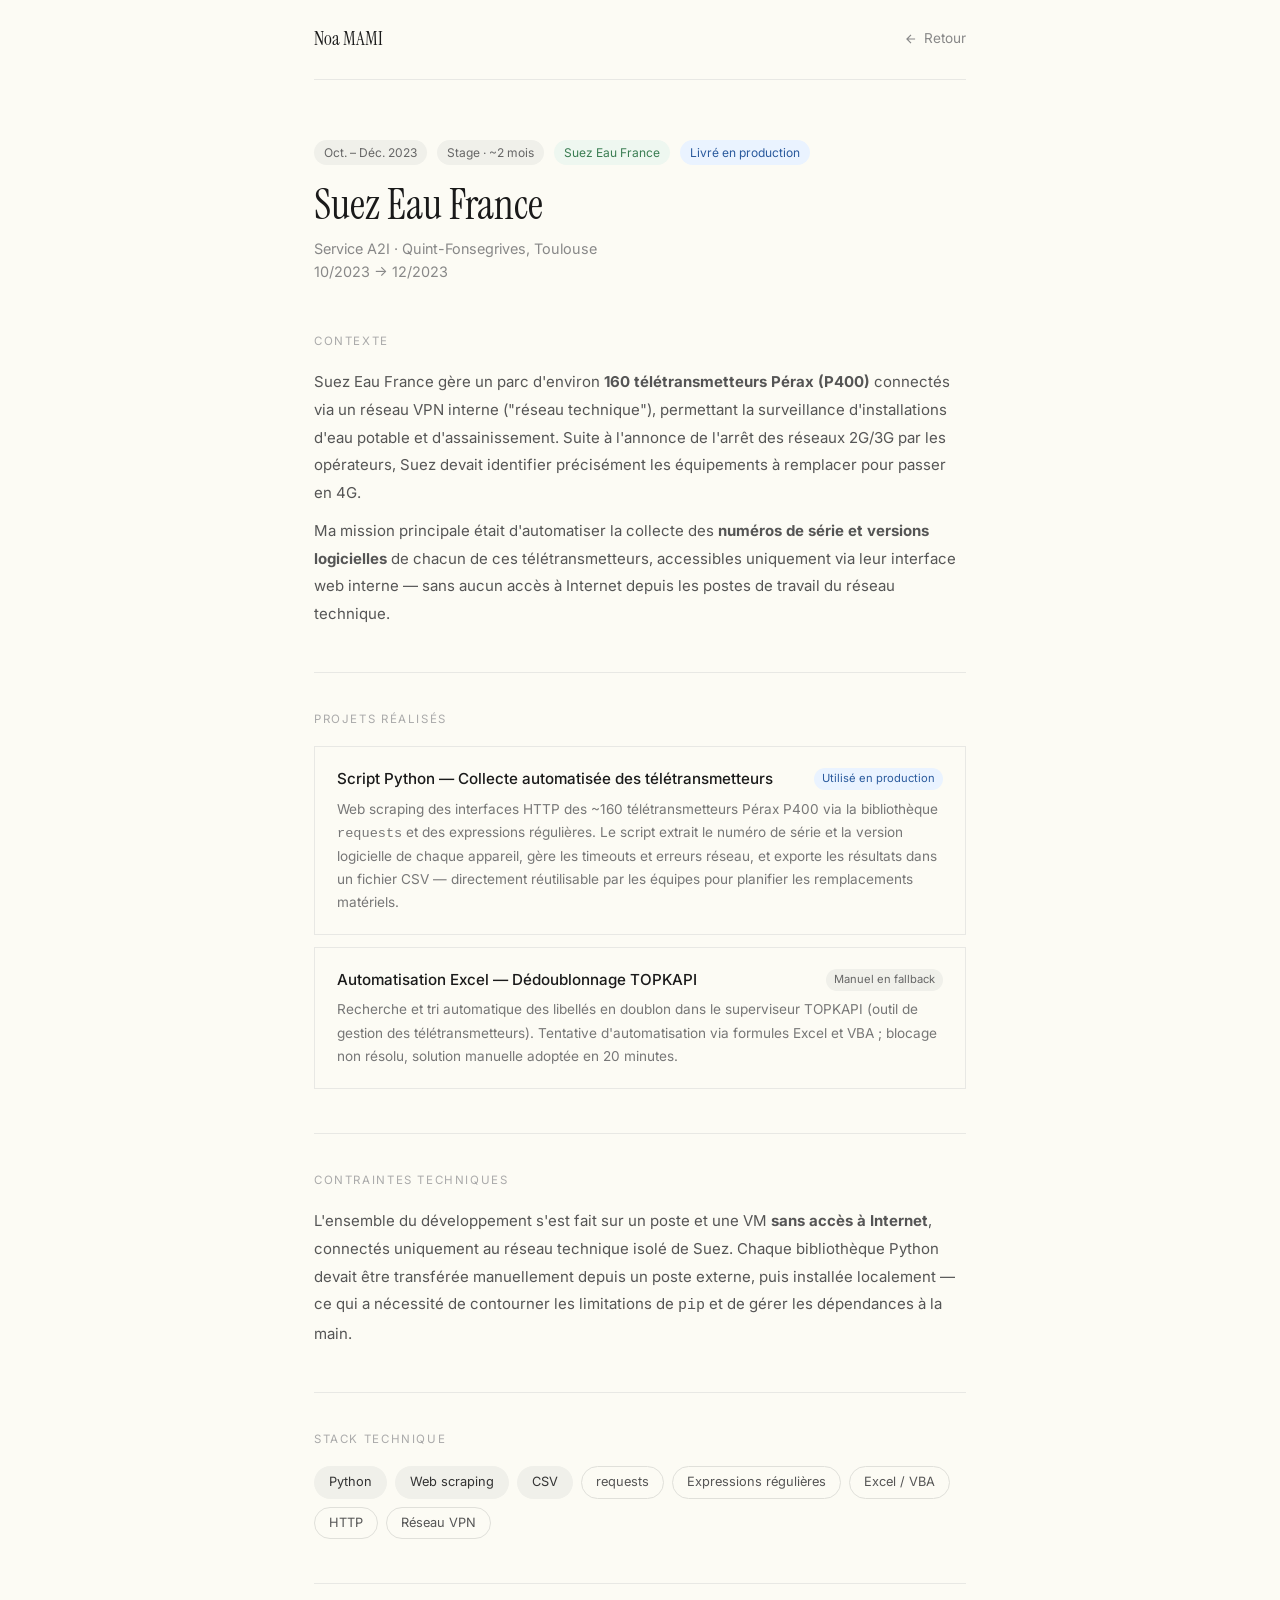
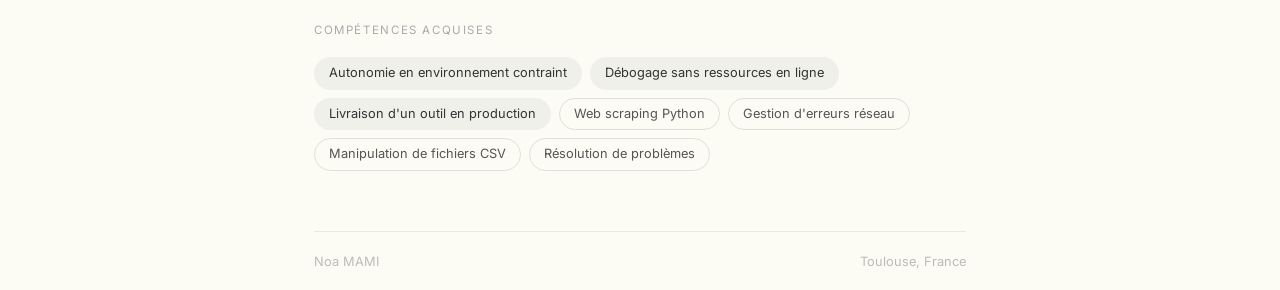
<file: suez/index.html>
<!doctype html>
<html lang="fr">
    <head>
        <meta charset="UTF-8" />
        <meta name="viewport" content="width=device-width, initial-scale=1.0" />
        <title>Stage Suez — Noa MAMI</title>
        <link
            href="https://fonts.googleapis.com/css2?family=Instrument+Serif:ital@0;1&family=Inter:wght@400;500&display=swap"
            rel="stylesheet"
        />
        <link rel="stylesheet" href="style.css" />
    </head>
    <body>
        <div class="wrap">
            <nav>
                <a href="../index.html" class="logo">Noa MAMI</a>
                <a href="../index.html" class="back">
                    <svg
                        width="14"
                        height="14"
                        viewBox="0 0 24 24"
                        fill="none"
                        stroke="currentColor"
                        stroke-width="2"
                    >
                        <path d="M19 12H5M12 5l-7 7 7 7" />
                    </svg>
                    Retour
                </a>
            </nav>

            <!-- Header -->
            <div class="stage-header">
                <div class="stage-meta">
                    <span class="pill">Oct. – Déc. 2023</span>
                    <span class="pill">Stage · ~2 mois</span>
                    <span class="pill green">Suez Eau France</span>
                    <span class="pill prod">Livré en production</span>
                </div>
                <h1>Suez Eau France</h1>
                <p class="lieu">
                    Service A2I · Quint-Fonsegrives, Toulouse<br />10/2023 →
                    12/2023
                </p>
            </div>

            <!-- Contexte -->
            <section>
                <p class="label">Contexte</p>
                <p>
                    Suez Eau France gère un parc d'environ
                    <strong>160 télétransmetteurs Pérax (P400)</strong>
                    connectés via un réseau VPN interne ("réseau technique"),
                    permettant la surveillance d'installations d'eau potable et
                    d'assainissement. Suite à l'annonce de l'arrêt des réseaux
                    2G/3G par les opérateurs, Suez devait identifier précisément
                    les équipements à remplacer pour passer en 4G.
                </p>
                <p>
                    Ma mission principale était d'automatiser la collecte des
                    <strong>numéros de série et versions logicielles</strong> de
                    chacun de ces télétransmetteurs, accessibles uniquement via
                    leur interface web interne — sans aucun accès à Internet
                    depuis les postes de travail du réseau technique.
                </p>
            </section>

            <hr />

            <!-- Projets -->
            <section>
                <p class="label">Projets réalisés</p>

                <div class="projet-card">
                    <div class="titre">
                        Script Python — Collecte automatisée des
                        télétransmetteurs
                        <span class="status">Utilisé en production</span>
                    </div>
                    <p>
                        Web scraping des interfaces HTTP des ~160
                        télétransmetteurs Pérax P400 via la bibliothèque
                        <code>requests</code> et des expressions régulières. Le
                        script extrait le numéro de série et la version
                        logicielle de chaque appareil, gère les timeouts et
                        erreurs réseau, et exporte les résultats dans un fichier
                        CSV — directement réutilisable par les équipes pour
                        planifier les remplacements matériels.
                    </p>
                </div>

                <div class="projet-card">
                    <div class="titre">
                        Automatisation Excel — Dédoublonnage TOPKAPI
                        <span class="status partial">Manuel en fallback</span>
                    </div>
                    <p>
                        Recherche et tri automatique des libellés en doublon
                        dans le superviseur TOPKAPI (outil de gestion des
                        télétransmetteurs). Tentative d'automatisation via
                        formules Excel et VBA ; blocage non résolu, solution
                        manuelle adoptée en 20 minutes.
                    </p>
                </div>
            </section>

            <hr />

            <!-- Contraintes -->
            <section>
                <p class="label">Contraintes techniques</p>
                <p>
                    L'ensemble du développement s'est fait sur un poste et une
                    VM <strong>sans accès à Internet</strong>, connectés
                    uniquement au réseau technique isolé de Suez. Chaque
                    bibliothèque Python devait être transférée manuellement
                    depuis un poste externe, puis installée localement — ce qui
                    a nécessité de contourner les limitations de
                    <code>pip</code> et de gérer les dépendances à la main.
                </p>
            </section>

            <hr />

            <!-- Stack -->
            <section>
                <p class="label">Stack technique</p>
                <div class="tags">
                    <span class="tag main">Python</span>
                    <span class="tag main">Web scraping</span>
                    <span class="tag main">CSV</span>
                    <span class="tag">requests</span>
                    <span class="tag">Expressions régulières</span>
                    <span class="tag">Excel / VBA</span>
                    <span class="tag">HTTP</span>
                    <span class="tag">Réseau VPN</span>
                </div>
            </section>

            <hr />

            <!-- Compétences -->
            <section>
                <p class="label">Compétences acquises</p>
                <div class="tags">
                    <span class="tag main"
                        >Autonomie en environnement contraint</span
                    >
                    <span class="tag main"
                        >Débogage sans ressources en ligne</span
                    >
                    <span class="tag main"
                        >Livraison d'un outil en production</span
                    >
                    <span class="tag">Web scraping Python</span>
                    <span class="tag">Gestion d'erreurs réseau</span>
                    <span class="tag">Manipulation de fichiers CSV</span>
                    <span class="tag">Résolution de problèmes</span>
                </div>
            </section>

            <footer>
                <span>Noa MAMI</span>
                <span>Toulouse, France</span>
            </footer>
        </div>
    </body>
</html>
</file>
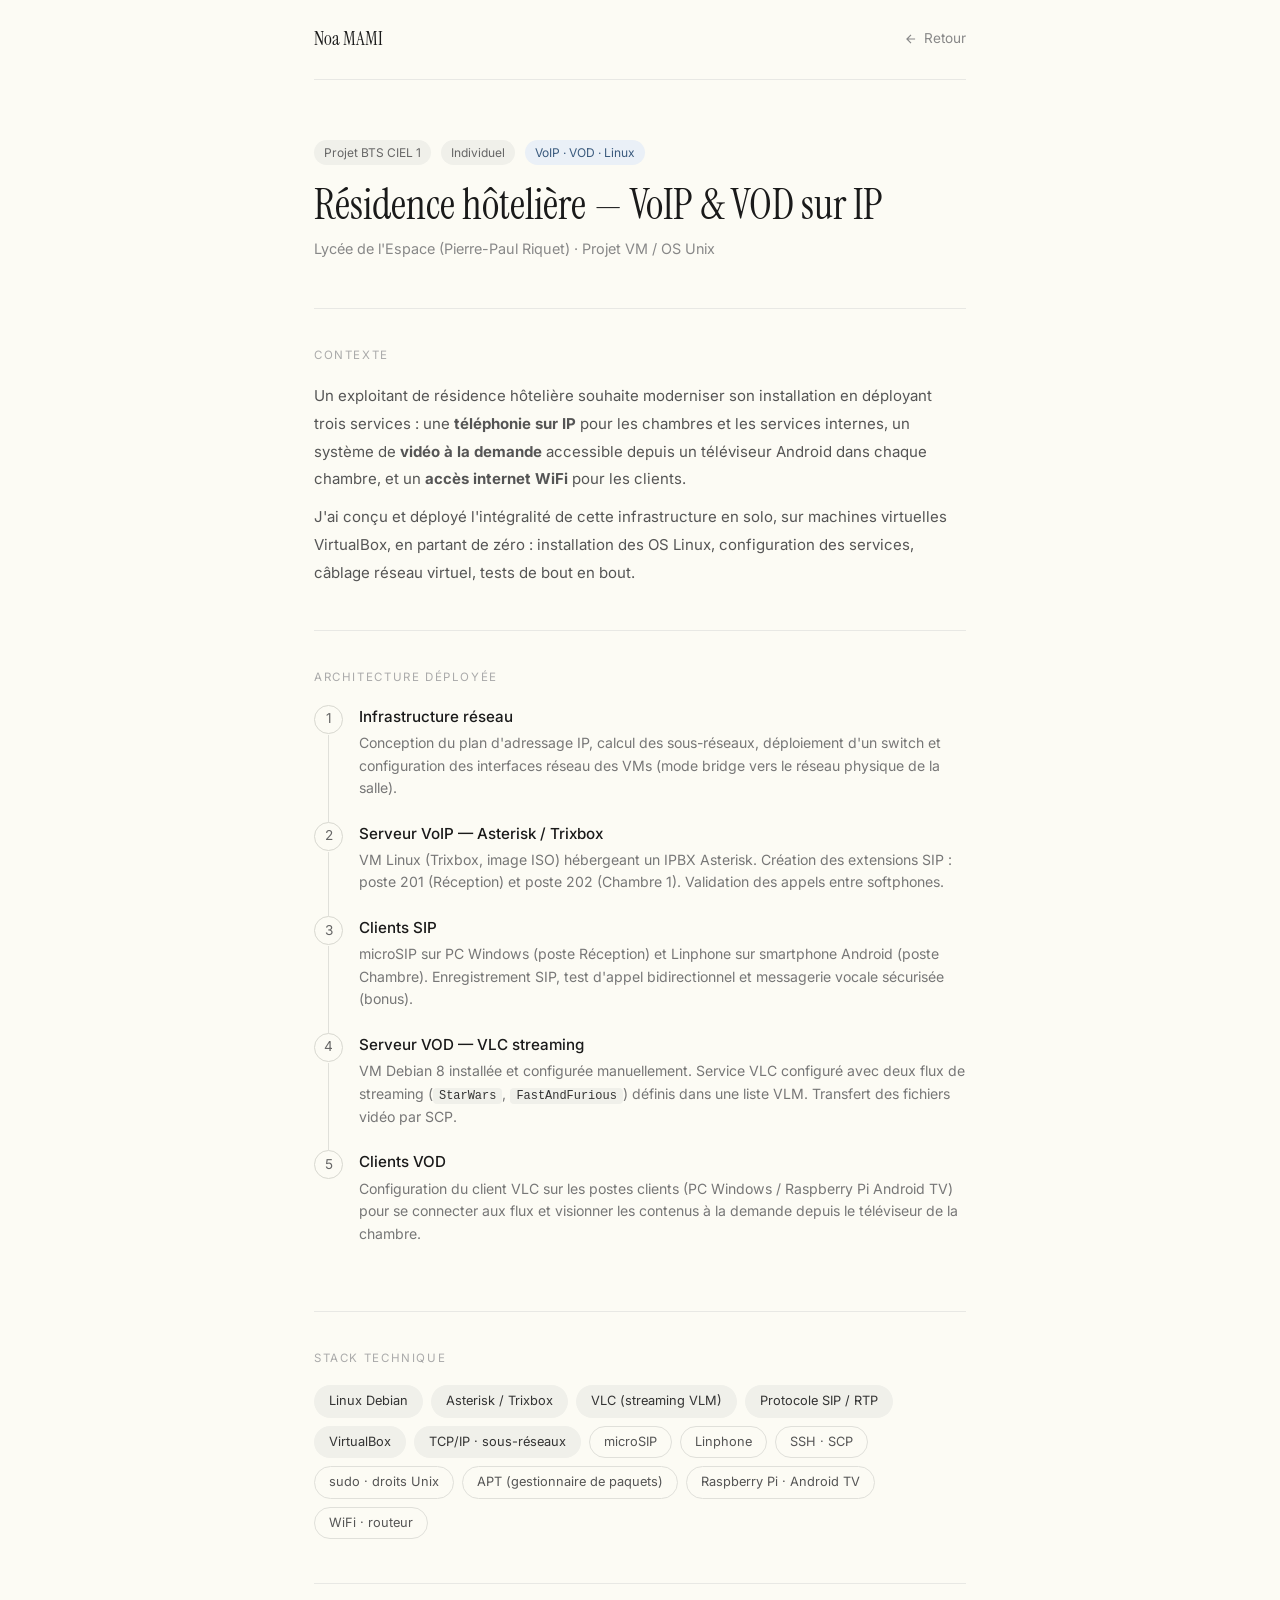
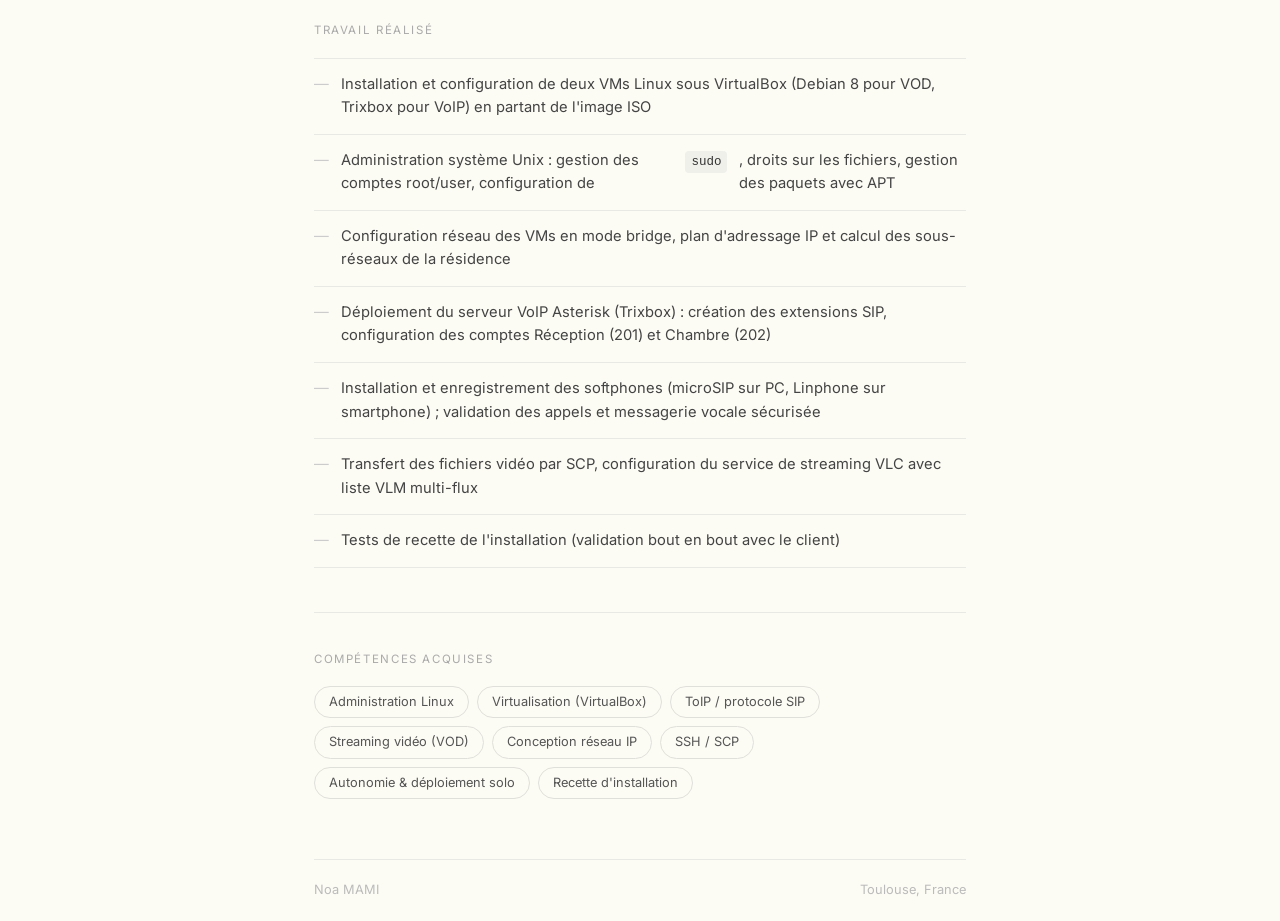
<file: vod-voip/index.html>
<!doctype html>
<html lang="fr">
    <head>
        <meta charset="UTF-8" />
        <meta name="viewport" content="width=device-width, initial-scale=1.0" />
        <title>Projet VOD / VoIP — Noa MAMI</title>
        <link
            href="https://fonts.googleapis.com/css2?family=Instrument+Serif:ital@0;1&family=Inter:wght@400;500&display=swap"
            rel="stylesheet"
        />
        <link rel="stylesheet" href="style.css" />
    </head>

    <body>
        <div class="wrap">
            <nav>
                <a href="../index.html" class="logo">Noa MAMI</a>
                <a href="../index.html" class="back">
                    <svg
                        width="14"
                        height="14"
                        viewBox="0 0 24 24"
                        fill="none"
                        stroke="currentColor"
                        stroke-width="2"
                    >
                        <path d="M19 12H5M12 5l-7 7 7 7" />
                    </svg>
                    Retour
                </a>
            </nav>

            <!-- Header -->
            <div class="stage-header">
                <div class="stage-meta">
                    <span class="pill">Projet BTS CIEL 1</span>
                    <span class="pill">Individuel</span>
                    <span class="pill navy">VoIP · VOD · Linux</span>
                </div>
                <h1>Résidence hôtelière — VoIP & VOD sur IP</h1>
                <p class="lieu">
                    Lycée de l'Espace (Pierre-Paul Riquet) · Projet VM / OS Unix
                </p>
            </div>

            <hr />

            <!-- Contexte -->
            <section>
                <p class="label">Contexte</p>
                <p>
                    Un exploitant de résidence hôtelière souhaite moderniser son
                    installation en déployant trois services : une
                    <strong>téléphonie sur IP</strong> pour les chambres et les
                    services internes, un système de
                    <strong>vidéo à la demande</strong> accessible depuis un
                    téléviseur Android dans chaque chambre, et un
                    <strong>accès internet WiFi</strong> pour les clients.
                </p>
                <p>
                    J'ai conçu et déployé l'intégralité de cette infrastructure
                    en solo, sur machines virtuelles VirtualBox, en partant de
                    zéro : installation des OS Linux, configuration des
                    services, câblage réseau virtuel, tests de bout en bout.
                </p>
            </section>

            <hr />

            <!-- Architecture -->
            <section>
                <p class="label">Architecture déployée</p>
                <div class="flow">
                    <div class="flow-step">
                        <span class="flow-num">1</span>
                        <div class="flow-body">
                            <h4>Infrastructure réseau</h4>
                            <p>
                                Conception du plan d'adressage IP, calcul des
                                sous-réseaux, déploiement d'un switch et
                                configuration des interfaces réseau des VMs
                                (mode bridge vers le réseau physique de la
                                salle).
                            </p>
                        </div>
                    </div>
                    <div class="flow-step">
                        <span class="flow-num">2</span>
                        <div class="flow-body">
                            <h4>Serveur VoIP — Asterisk / Trixbox</h4>
                            <p>
                                VM Linux (Trixbox, image ISO) hébergeant un IPBX
                                Asterisk. Création des extensions SIP : poste
                                201 (Réception) et poste 202 (Chambre 1).
                                Validation des appels entre softphones.
                            </p>
                        </div>
                    </div>
                    <div class="flow-step">
                        <span class="flow-num">3</span>
                        <div class="flow-body">
                            <h4>Clients SIP</h4>
                            <p>
                                microSIP sur PC Windows (poste Réception) et
                                Linphone sur smartphone Android (poste Chambre).
                                Enregistrement SIP, test d'appel bidirectionnel
                                et messagerie vocale sécurisée (bonus).
                            </p>
                        </div>
                    </div>
                    <div class="flow-step">
                        <span class="flow-num">4</span>
                        <div class="flow-body">
                            <h4>Serveur VOD — VLC streaming</h4>
                            <p>
                                VM Debian 8 installée et configurée
                                manuellement. Service VLC configuré avec deux
                                flux de streaming (<code>StarWars</code>,
                                <code>FastAndFurious</code>) définis dans une
                                liste VLM. Transfert des fichiers vidéo par SCP.
                            </p>
                        </div>
                    </div>
                    <div class="flow-step">
                        <span class="flow-num">5</span>
                        <div class="flow-body">
                            <h4>Clients VOD</h4>
                            <p>
                                Configuration du client VLC sur les postes
                                clients (PC Windows / Raspberry Pi Android TV)
                                pour se connecter aux flux et visionner les
                                contenus à la demande depuis le téléviseur de la
                                chambre.
                            </p>
                        </div>
                    </div>
                </div>
            </section>

            <hr />

            <!-- Stack -->
            <section>
                <p class="label">Stack technique</p>
                <div class="tags">
                    <span class="tag main">Linux Debian</span>
                    <span class="tag main">Asterisk / Trixbox</span>
                    <span class="tag main">VLC (streaming VLM)</span>
                    <span class="tag main">Protocole SIP / RTP</span>
                    <span class="tag main">VirtualBox</span>
                    <span class="tag main">TCP/IP · sous-réseaux</span>
                    <span class="tag">microSIP</span>
                    <span class="tag">Linphone</span>
                    <span class="tag">SSH · SCP</span>
                    <span class="tag">sudo · droits Unix</span>
                    <span class="tag">APT (gestionnaire de paquets)</span>
                    <span class="tag">Raspberry Pi · Android TV</span>
                    <span class="tag">WiFi · routeur</span>
                </div>
            </section>

            <hr />

            <!-- Missions -->
            <section>
                <p class="label">Travail réalisé</p>
                <ul class="missions">
                    <li>
                        Installation et configuration de deux VMs Linux sous
                        VirtualBox (Debian 8 pour VOD, Trixbox pour VoIP) en
                        partant de l'image ISO
                    </li>
                    <li>
                        Administration système Unix : gestion des comptes
                        root/user, configuration de <code>sudo</code>, droits
                        sur les fichiers, gestion des paquets avec APT
                    </li>
                    <li>
                        Configuration réseau des VMs en mode bridge, plan
                        d'adressage IP et calcul des sous-réseaux de la
                        résidence
                    </li>
                    <li>
                        Déploiement du serveur VoIP Asterisk (Trixbox) :
                        création des extensions SIP, configuration des comptes
                        Réception (201) et Chambre (202)
                    </li>
                    <li>
                        Installation et enregistrement des softphones (microSIP
                        sur PC, Linphone sur smartphone) ; validation des appels
                        et messagerie vocale sécurisée
                    </li>
                    <li>
                        Transfert des fichiers vidéo par SCP, configuration du
                        service de streaming VLC avec liste VLM multi-flux
                    </li>
                    <li>
                        Tests de recette de l'installation (validation bout en
                        bout avec le client)
                    </li>
                </ul>
            </section>

            <hr />

            <!-- Compétences acquises -->
            <section>
                <p class="label">Compétences acquises</p>
                <div class="tags">
                    <span class="tag">Administration Linux</span>
                    <span class="tag">Virtualisation (VirtualBox)</span>
                    <span class="tag">ToIP / protocole SIP</span>
                    <span class="tag">Streaming vidéo (VOD)</span>
                    <span class="tag">Conception réseau IP</span>
                    <span class="tag">SSH / SCP</span>
                    <span class="tag">Autonomie & déploiement solo</span>
                    <span class="tag">Recette d'installation</span>
                </div>
            </section>

            <footer>
                <span>Noa MAMI</span>
                <span>Toulouse, France</span>
            </footer>
        </div>
    </body>
</html>
</file>
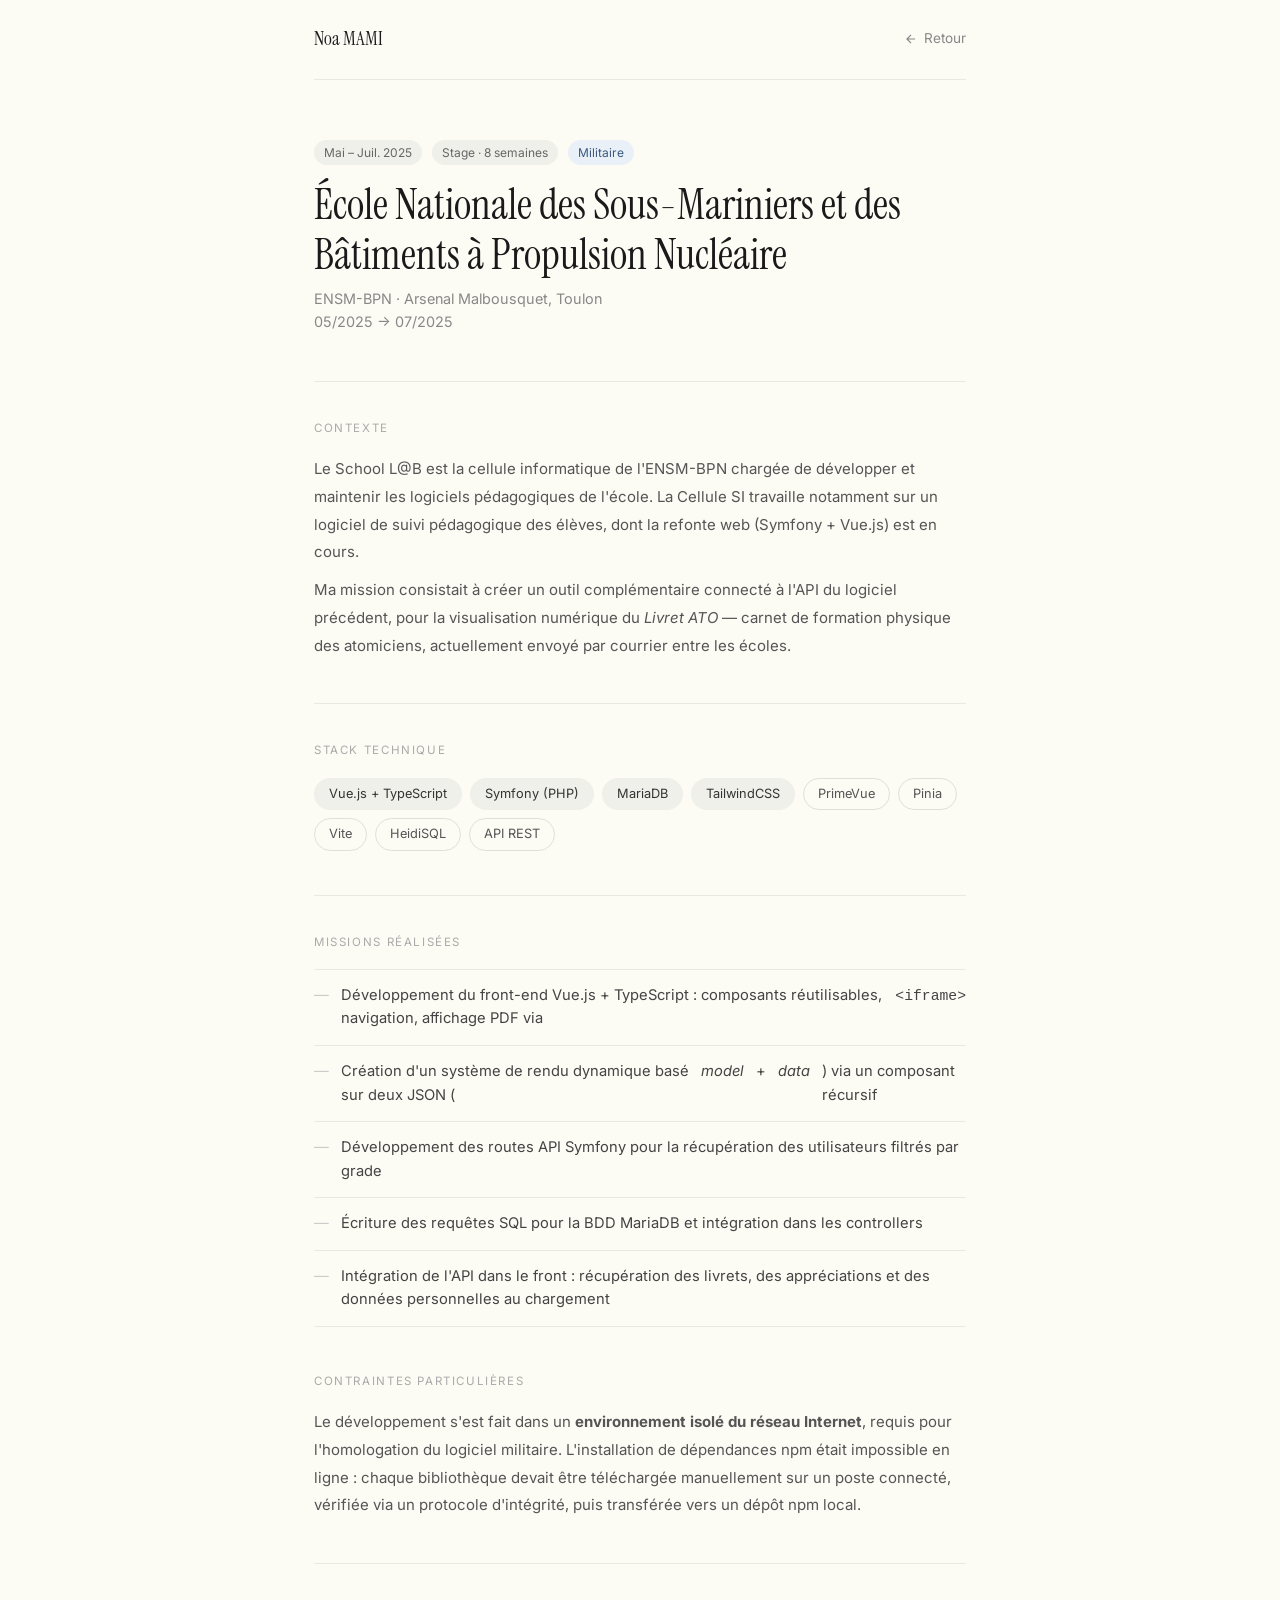
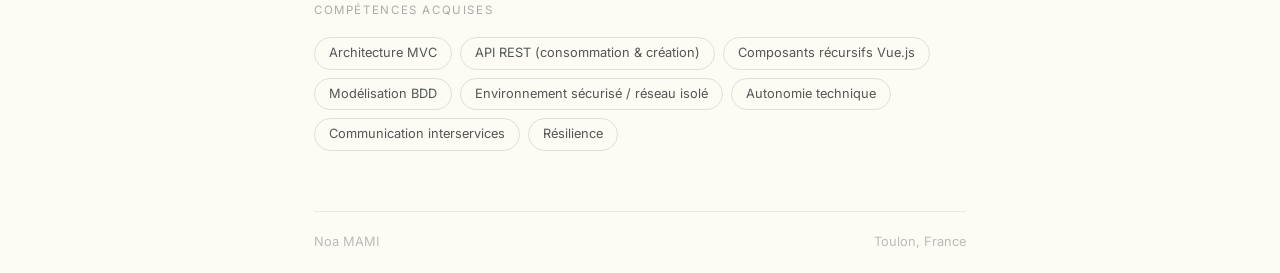
<file: ensm/ensm.html>
<!doctype html>
<html lang="fr">
    <head>
        <meta charset="UTF-8" />
        <meta name="viewport" content="width=device-width, initial-scale=1.0" />
        <title>Stage ENSM-BPN — Noa MAMI</title>
        <link
            href="https://fonts.googleapis.com/css2?family=Instrument+Serif:ital@0;1&family=Inter:wght@400;500&display=swap"
            rel="stylesheet"
        />
        <link rel="stylesheet" href="style.css" />
    </head>

    <body>
        <div class="wrap">
            <nav>
                <a href="../index.html" class="logo">Noa MAMI</a>
                <a href="../index.html" class="back">
                    <svg
                        width="14"
                        height="14"
                        viewBox="0 0 24 24"
                        fill="none"
                        stroke="currentColor"
                        stroke-width="2"
                    >
                        <path d="M19 12H5M12 5l-7 7 7 7" />
                    </svg>
                    Retour
                </a>
            </nav>

            <!-- Header -->
            <div class="stage-header">
                <div class="stage-meta">
                    <span class="pill">Mai – Juil. 2025</span>
                    <span class="pill">Stage · 8 semaines</span>
                    <span class="pill navy">Militaire</span>
                </div>
                <h1>
                    École Nationale des Sous-Mariniers et des Bâtiments à
                    Propulsion Nucléaire
                </h1>
                <p class="lieu">
                    ENSM-BPN · Arsenal Malbousquet, Toulon <br />05/2025 →
                    07/2025
                </p>
            </div>

            <hr />

            <!-- Contexte -->
            <section>
                <p class="label">Contexte</p>
                <p>
                    Le School L@B est la cellule informatique de l'ENSM-BPN
                    chargée de développer et maintenir les logiciels
                    pédagogiques de l'école. La Cellule SI travaille notamment
                    sur un logiciel de suivi pédagogique des élèves, dont la
                    refonte web (Symfony + Vue.js) est en cours.
                </p>
                <p>
                    Ma mission consistait à créer un outil complémentaire
                    connecté à l'API du logiciel précédent, pour la
                    visualisation numérique du
                    <em>Livret ATO</em> — carnet de formation physique des
                    atomiciens, actuellement envoyé par courrier entre les
                    écoles.
                </p>
            </section>

            <hr />

            <!-- Stack -->
            <section>
                <p class="label">Stack technique</p>
                <div class="tags">
                    <span class="tag main">Vue.js + TypeScript</span>
                    <span class="tag main">Symfony (PHP)</span>
                    <span class="tag main">MariaDB</span>
                    <span class="tag main">TailwindCSS</span>
                    <span class="tag">PrimeVue</span>
                    <span class="tag">Pinia</span>
                    <span class="tag">Vite</span>
                    <span class="tag">HeidiSQL</span>
                    <span class="tag">API REST</span>
                </div>
            </section>

            <hr />

            <!-- Missions -->
            <section>
                <p class="label">Missions réalisées</p>
                <ul class="missions">
                    <li>
                        Développement du front-end Vue.js + TypeScript :
                        composants réutilisables, navigation, affichage PDF via
                        <code>&lt;iframe&gt;</code>
                    </li>
                    <li>
                        Création d'un système de rendu dynamique basé sur deux
                        JSON (<em>model</em> + <em>data</em>) via un composant
                        récursif
                    </li>
                    <li>
                        Développement des routes API Symfony pour la
                        récupération des utilisateurs filtrés par grade
                    </li>
                    <li>
                        Écriture des requêtes SQL pour la BDD MariaDB et
                        intégration dans les controllers
                    </li>
                    <li>
                        Intégration de l'API dans le front : récupération des
                        livrets, des appréciations et des données personnelles
                        au chargement
                    </li>
                </ul>
            </section>

            <!-- Contraintes -->
            <section>
                <p class="label">Contraintes particulières</p>
                <p>
                    Le développement s'est fait dans un
                    <strong>environnement isolé du réseau Internet</strong>,
                    requis pour l'homologation du logiciel militaire.
                    L'installation de dépendances npm était impossible en ligne
                    : chaque bibliothèque devait être téléchargée manuellement
                    sur un poste connecté, vérifiée via un protocole
                    d'intégrité, puis transférée vers un dépôt npm local.
                </p>
            </section>
            <hr />

            <!-- Compétences acquises -->
            <section>
                <p class="label">Compétences acquises</p>
                <div class="tags">
                    <span class="tag">Architecture MVC</span>
                    <span class="tag">API REST (consommation & création)</span>
                    <span class="tag">Composants récursifs Vue.js</span>
                    <span class="tag">Modélisation BDD</span>
                    <span class="tag"
                        >Environnement sécurisé / réseau isolé</span
                    >
                    <span class="tag">Autonomie technique</span>
                    <span class="tag">Communication interservices</span>
                    <span class="tag">Résilience</span>
                </div>
            </section>

            <footer>
                <span>Noa MAMI</span>
                <span>Toulon, France</span>
            </footer>
        </div>
    </body>
</html>
</file>
<file: style.css>
* {
    box-sizing: border-box;
    margin: 0;
    padding: 0;
}
body {
    font-family: "Inter", sans-serif;
    background: #fcfbf4;
    color: #1a1a1a;
    font-size: 15px;
    line-height: 1.6;
}
.wrap {
    max-width: 700px;
    margin: 0 auto;
    padding: 0 24px;
}

/* Nav */
nav {
    padding: 24px 0;
    display: flex;
    justify-content: space-between;
    align-items: center;
    border-bottom: 1px solid #e8e8e4;
    margin-bottom: 80px;
}
.logo {
    font-family: "Instrument Serif", serif;
    font-size: 1.2rem;
}
nav ul {
    list-style: none;
    display: flex;
    gap: 28px;
}
nav a {
    text-decoration: none;
    color: #888;
    font-size: 0.85rem;
    transition: color 0.2s;
}
nav a:hover {
    color: #1a1a1a;
}

/* Hero */
.hero {
    margin-bottom: 80px;
}
.hero-name {
    font-family: "Instrument Serif", serif;
    font-size: clamp(3rem, 7vw, 5rem);
    font-weight: 400;
    color: #1a1a1a;
    line-height: 1;
    margin-bottom: 12px;
    letter-spacing: -0.01em;
}
.hero h1 {
    font-family: "Instrument Serif", serif;
    font-size: clamp(2.4rem, 5vw, 3.5rem);
    font-weight: 400;
    line-height: 1.15;
    margin-bottom: 20px;
}
.hero h1 em {
    font-style: italic;
    color: #888;
}
.hero p {
    color: #666;
    max-width: 480px;
    margin-bottom: 28px;
}
.hero-badges {
    display: flex;
    flex-wrap: wrap;
    gap: 10px;
}
.badge {
    display: inline-flex;
    align-items: center;
    gap: 8px;
    background: #eef7f0;
    color: #3a7d52;
    padding: 6px 14px;
    border-radius: 999px;
    font-size: 0.8rem;
}
.badge-alt {
    background: #eaf0f7;
    color: #3a5a7d;
}
.dot {
    width: 7px;
    height: 7px;
    background: #4caf70;
    border-radius: 50%;
    animation: blink 2s infinite;
}
@keyframes blink {
    0%,
    100% {
        opacity: 1;
    }
    50% {
        opacity: 0.3;
    }
}

/* Label */
.label {
    font-size: 0.72rem;
    letter-spacing: 0.14em;
    text-transform: uppercase;
    color: #aaa;
    margin-bottom: 20px;
}

section {
    margin-bottom: 80px;
}

/* CV Download Button */
.cv-download-container {
    display: flex;
    justify-content: center;
}
.cv-download-btn {
    display: inline-flex;
    flex-direction: column;
    align-items: center;
    gap: 8px;
    background: white;
    border: 1px solid #ddd;
    border-radius: 8px;
    padding: 16px 24px;
    text-decoration: none;
    color: #1a1a1a;
    font-size: 0.9rem;
    transition: all 0.2s;
    box-shadow: 0 2px 4px rgba(0, 0, 0, 0.05);
}
.cv-download-btn:hover {
    background: #f8f8f8;
    border-color: #ccc;
}
.cv-download-icon {
    font-size: 1.5rem;
    line-height: 1;
}
.cv-download-text {
    font-size: 0.9rem;
}

/* Expérience & projets */
.project {
    display: flex;
    justify-content: space-between;
    align-items: baseline;
    padding: 18px 0;
    border-bottom: 1px solid #e8e8e4;
    text-decoration: none;
    color: inherit;
    transition: opacity 0.2s;
}
.project:first-of-type {
    border-top: 1px solid #e8e8e4;
}
.project:hover {
    opacity: 0.5;
}
.project-left h3 {
    font-weight: 500;
    font-size: 1rem;
    margin-bottom: 2px;
}
.project-left span {
    font-size: 0.82rem;
    color: #999;
    margin-right: 10px;
}
.project-right {
    font-size: 0.8rem;
    color: #bbb;
    width: 100px;
    display: flex;
    justify-content: flex-end;
}

/* Diplômes */
.diplome {
    display: flex;
    justify-content: space-between;
    align-items: baseline;
    padding: 18px 0;
    border-bottom: 1px solid #e8e8e4;
}
.diplome:first-of-type {
    border-top: 1px solid #e8e8e4;
}
.diplome-left h3 {
    font-weight: 500;
    font-size: 1rem;
    margin-bottom: 2px;
}
.diplome-left span {
    font-size: 0.82rem;
    color: #999;
}
.diplome-right {
    font-size: 0.8rem;
    color: #bbb;
    width: 100px;
    display: flex;
    justify-content: flex-end;
    white-space: nowrap;
}

/* Skills */
.tags {
    display: flex;
    flex-wrap: wrap;
    gap: 8px;
}
.tag {
    border: 1px solid #e0e0da;
    padding: 5px 14px;
    border-radius: 999px;
    font-size: 0.8rem;
    color: #555;
}

/* Contact */
.contact-links {
    display: flex;
    flex-direction: column;
    gap: 2px;
}
.contact-links a {
    display: inline-flex;
    align-items: center;
    gap: 8px;
    text-decoration: none;
    color: #1a1a1a;
    font-size: 0.95rem;
    padding: 10px 0;
    border-bottom: 1px solid #e8e8e4;
    transition: color 0.2s;
}
.contact-links a:first-child {
    border-top: 1px solid #e8e8e4;
}
.contact-links a:hover {
    color: #888;
}
.contact-links a span {
    color: #ccc;
    font-size: 0.8rem;
    margin-left: auto;
}

footer {
    border-top: 1px solid #e8e8e4;
    padding: 20px 0;
    color: #bbb;
    font-size: 0.8rem;
    display: flex;
    justify-content: space-between;
}
</file>
<file: ballon-sonde/style.css>
* {
    box-sizing: border-box;
    margin: 0;
    padding: 0;
}

body {
    font-family: 'Inter', sans-serif;
    background: #FCFBF4;
    color: #1a1a1a;
    font-size: 15px;
    line-height: 1.6;
}

.wrap {
    max-width: 700px;
    margin: 0 auto;
    padding: 0 24px;
}

/* Nav */
nav {
    padding: 24px 0;
    display: flex;
    justify-content: space-between;
    align-items: center;
    border-bottom: 1px solid #e8e8e4;
    margin-bottom: 60px;
}

.logo {
    font-family: 'Instrument Serif', serif;
    font-size: 1.2rem;
    text-decoration: none;
    color: inherit;
}

.back {
    display: inline-flex;
    align-items: center;
    gap: 6px;
    text-decoration: none;
    color: #888;
    font-size: .85rem;
    transition: color .2s;
}

.back:hover {
    color: #1a1a1a;
}

/* Header */
.stage-header {
    margin-bottom: 48px;
}

.stage-meta {
    display: flex;
    align-items: center;
    gap: 10px;
    flex-wrap: wrap;
    margin-bottom: 16px;
}

.pill {
    padding: 3px 10px;
    border-radius: 999px;
    font-size: .75rem;
    background: #f0f0ea;
    color: #666;
}

.pill.navy {
    background: #eaf0f7;
    color: #3a5a7d;
}

.stage-header h1 {
    font-family: 'Instrument Serif', serif;
    font-size: clamp(1.8rem, 4vw, 2.6rem);
    font-weight: 400;
    line-height: 1.2;
    margin-bottom: 6px;
}

.stage-header .lieu {
    color: #888;
    font-size: .9rem;
}

hr {
    border: none;
    border-top: 1px solid #e8e8e4;
    margin: 36px 0;
}

.label {
    font-size: .72rem;
    letter-spacing: .14em;
    text-transform: uppercase;
    color: #aaa;
    margin-bottom: 16px;
}

section {
    margin-bottom: 44px;
}

section p {
    color: #555;
    line-height: 1.85;
    margin-bottom: 10px;
}

section p:last-child {
    margin-bottom: 0;
}

code {
    font-family: 'SFMono-Regular', Consolas, 'Liberation Mono', Menlo, monospace;
    font-size: .85em;
    background: #f0f0ea;
    padding: 1px 6px;
    border-radius: 4px;
    color: #333;
}

/* Tags */
.tags {
    display: flex;
    flex-wrap: wrap;
    gap: 8px;
}

.tag {
    border: 1px solid #e0e0da;
    padding: 5px 14px;
    border-radius: 999px;
    font-size: .8rem;
    color: #555;
}

.tag.main {
    background: #f0f0ea;
    border-color: transparent;
    color: #333;
}

/* Mission list */
.missions {
    list-style: none;
}

.missions li {
    display: flex;
    gap: 12px;
    align-items: baseline;
    padding: 14px 0;
    border-bottom: 1px solid #e8e8e4;
    color: #444;
    font-size: .92rem;
}

.missions li:first-child {
    border-top: 1px solid #e8e8e4;
}

.missions li::before {
    content: '—';
    color: #ccc;
    flex-shrink: 0;
}

/* IoT flow */
.flow {
    display: flex;
    flex-direction: column;
}

.flow-step {
    display: flex;
    gap: 16px;
    align-items: flex-start;
    position: relative;
    padding-bottom: 22px;
}

.flow-step:not(:last-child)::before {
    content: '';
    position: absolute;
    left: 14px;
    top: 30px;
    bottom: 0;
    width: 1px;
    background: #e0e0da;
}

.flow-num {
    flex-shrink: 0;
    width: 29px;
    height: 29px;
    border-radius: 50%;
    background: #FCFBF4;
    border: 1px solid #d8d8d0;
    color: #666;
    font-size: .85rem;
    display: flex;
    align-items: center;
    justify-content: center;
    z-index: 1;
}

.flow-body h4 {
    font-weight: 500;
    font-size: .95rem;
    margin-bottom: 3px;
    color: #1a1a1a;
}

.flow-body p {
    font-size: .88rem;
    color: #777;
    line-height: 1.6;
    margin: 0;
}

footer {
    border-top: 1px solid #e8e8e4;
    padding: 20px 0;
    color: #bbb;
    font-size: .8rem;
    display: flex;
    justify-content: space-between;
    margin-top: 60px;
}
</file>
<file: boulanger/style.css>
* {
    box-sizing: border-box;
    margin: 0;
    padding: 0;
}
body {
    font-family: "Inter", sans-serif;
    background: #fcfbf4;
    color: #1a1a1a;
    font-size: 15px;
    line-height: 1.6;
}
.wrap {
    max-width: 700px;
    margin: 0 auto;
    padding: 0 24px;
}

nav {
    padding: 24px 0;
    display: flex;
    justify-content: space-between;
    align-items: center;
    border-bottom: 1px solid #e8e8e4;
    margin-bottom: 60px;
}
.logo {
    font-family: "Instrument Serif", serif;
    font-size: 1.2rem;
    text-decoration: none;
    color: inherit;
}
.back {
    display: inline-flex;
    align-items: center;
    gap: 6px;
    text-decoration: none;
    color: #888;
    font-size: 0.85rem;
    transition: color 0.2s;
}
.back:hover {
    color: #1a1a1a;
}

.stage-header {
    margin-bottom: 48px;
}
.stage-meta {
    display: flex;
    align-items: center;
    gap: 10px;
    flex-wrap: wrap;
    margin-bottom: 16px;
}
.pill {
    padding: 3px 10px;
    border-radius: 999px;
    font-size: 0.75rem;
    background: #f0f0ea;
    color: #666;
}
.stage-header h1 {
    font-family: "Instrument Serif", serif;
    font-size: clamp(1.8rem, 4vw, 2.6rem);
    font-weight: 400;
    line-height: 1.2;
    margin-bottom: 6px;
}
.stage-header .lieu {
    color: #888;
    font-size: 0.9rem;
}

hr {
    border: none;
    border-top: 1px solid #e8e8e4;
    margin: 36px 0;
}

.label {
    font-size: 0.72rem;
    letter-spacing: 0.14em;
    text-transform: uppercase;
    color: #aaa;
    margin-bottom: 16px;
}
section {
    margin-bottom: 44px;
}
section p {
    color: #555;
    line-height: 1.85;
    margin-bottom: 10px;
}
section p:last-child {
    margin-bottom: 0;
}

.info-grid {
    display: grid;
    grid-template-columns: 1fr 1fr;
    gap: 1px;
    background: #e8e8e4;
    border: 1px solid #e8e8e4;
}
.info-cell {
    background: #fcfbf4;
    padding: 14px 16px;
}
.info-cell .k {
    font-size: 0.7rem;
    letter-spacing: 0.1em;
    text-transform: uppercase;
    color: #aaa;
    margin-bottom: 3px;
}
.info-cell .v {
    font-size: 0.9rem;
    color: #333;
}

.missions {
    list-style: none;
}
.missions li {
    display: flex;
    gap: 12px;
    align-items: baseline;
    padding: 14px 0;
    border-bottom: 1px solid #e8e8e4;
    color: #444;
    font-size: 0.92rem;
}
.missions li:first-child {
    border-top: 1px solid #e8e8e4;
}
.missions li::before {
    content: "—";
    color: #ccc;
    flex-shrink: 0;
}

.tags {
    display: flex;
    flex-wrap: wrap;
    gap: 8px;
}
.tag {
    border: 1px solid #e0e0da;
    padding: 5px 14px;
    border-radius: 999px;
    font-size: 0.8rem;
    color: #555;
}
.tag.main {
    background: #f0f0ea;
    border-color: transparent;
    color: #333;
}

.note {
    border: 1px solid #e8e8e4;
    border-left: 3px solid #d0d0c8;
    padding: 14px 18px;
    background: #f8f8f4;
    font-size: 0.85rem;
    color: #777;
    line-height: 1.7;
}

footer {
    border-top: 1px solid #e8e8e4;
    padding: 20px 0;
    color: #bbb;
    font-size: 0.8rem;
    display: flex;
    justify-content: space-between;
    margin-top: 60px;
}
</file>
<file: dirisi/style.css>
* {
    box-sizing: border-box;
    margin: 0;
    padding: 0;
}
body {
    font-family: "Inter", sans-serif;
    background: #fcfbf4;
    color: #1a1a1a;
    font-size: 15px;
    line-height: 1.6;
}
.wrap {
    max-width: 700px;
    margin: 0 auto;
    padding: 0 24px;
}

nav {
    padding: 24px 0;
    display: flex;
    justify-content: space-between;
    align-items: center;
    border-bottom: 1px solid #e8e8e4;
    margin-bottom: 60px;
}
.logo {
    font-family: "Instrument Serif", serif;
    font-size: 1.2rem;
    text-decoration: none;
    color: inherit;
}
.back {
    display: inline-flex;
    align-items: center;
    gap: 6px;
    text-decoration: none;
    color: #888;
    font-size: 0.85rem;
    transition: color 0.2s;
}
.back:hover {
    color: #1a1a1a;
}

.stage-header {
    margin-bottom: 48px;
}
.stage-meta {
    display: flex;
    align-items: center;
    gap: 10px;
    flex-wrap: wrap;
    margin-bottom: 16px;
}
.pill {
    padding: 3px 10px;
    border-radius: 999px;
    font-size: 0.75rem;
    background: #f0f0ea;
    color: #666;
}
.pill.navy {
    background: #eaf0f7;
    color: #3a5a7d;
}
.stage-header h1 {
    font-family: "Instrument Serif", serif;
    font-size: clamp(1.8rem, 4vw, 2.6rem);
    font-weight: 400;
    line-height: 1.2;
    margin-bottom: 6px;
}
.stage-header .lieu {
    color: #888;
    font-size: 0.9rem;
}

hr {
    border: none;
    border-top: 1px solid #e8e8e4;
    margin: 36px 0;
}

.label {
    font-size: 0.72rem;
    letter-spacing: 0.14em;
    text-transform: uppercase;
    color: #aaa;
    margin-bottom: 16px;
}
section {
    margin-bottom: 44px;
}
section p {
    color: #555;
    line-height: 1.85;
    margin-bottom: 10px;
}
section p:last-child {
    margin-bottom: 0;
}

.info-grid {
    display: grid;
    grid-template-columns: 1fr 1fr;
    gap: 1px;
    background: #e8e8e4;
    border: 1px solid #e8e8e4;
}
.info-cell {
    background: #fcfbf4;
    padding: 14px 16px;
}
.info-cell .k {
    font-size: 0.7rem;
    letter-spacing: 0.1em;
    text-transform: uppercase;
    color: #aaa;
    margin-bottom: 3px;
}
.info-cell .v {
    font-size: 0.9rem;
    color: #333;
}

.missions {
    list-style: none;
}
.missions li {
    display: flex;
    gap: 12px;
    align-items: baseline;
    padding: 14px 0;
    border-bottom: 1px solid #e8e8e4;
    color: #444;
    font-size: 0.92rem;
}
.missions li:first-child {
    border-top: 1px solid #e8e8e4;
}
.missions li::before {
    content: "—";
    color: #ccc;
    flex-shrink: 0;
}

/* Régiments visités */
.regiment {
    padding: 16px 0;
    border-bottom: 1px solid #e8e8e4;
}
.regiment:first-child {
    border-top: 1px solid #e8e8e4;
}
.regiment h4 {
    font-weight: 500;
    font-size: 0.95rem;
    margin-bottom: 4px;
}
.regiment p {
    font-size: 0.85rem;
    color: #888;
    margin: 0;
    line-height: 1.6;
}

.tags {
    display: flex;
    flex-wrap: wrap;
    gap: 8px;
}
.tag {
    border: 1px solid #e0e0da;
    padding: 5px 14px;
    border-radius: 999px;
    font-size: 0.8rem;
    color: #555;
}
.tag.main {
    background: #f0f0ea;
    border-color: transparent;
    color: #333;
}

footer {
    border-top: 1px solid #e8e8e4;
    padding: 20px 0;
    color: #bbb;
    font-size: 0.8rem;
    display: flex;
    justify-content: space-between;
    margin-top: 60px;
}
</file>
<file: pmm/style.css>
* {
    box-sizing: border-box;
    margin: 0;
    padding: 0;
}
body {
    font-family: "Inter", sans-serif;
    background: #fcfbf4;
    color: #1a1a1a;
    font-size: 15px;
    line-height: 1.6;
}
.wrap {
    max-width: 700px;
    margin: 0 auto;
    padding: 0 24px;
}

nav {
    padding: 24px 0;
    display: flex;
    justify-content: space-between;
    align-items: center;
    border-bottom: 1px solid #e8e8e4;
    margin-bottom: 60px;
}
.logo {
    font-family: "Instrument Serif", serif;
    font-size: 1.2rem;
    text-decoration: none;
    color: inherit;
}
.back {
    display: inline-flex;
    align-items: center;
    gap: 6px;
    text-decoration: none;
    color: #888;
    font-size: 0.85rem;
    transition: color 0.2s;
}
.back:hover {
    color: #1a1a1a;
}

.stage-header {
    margin-bottom: 48px;
}
.stage-meta {
    display: flex;
    align-items: center;
    gap: 10px;
    flex-wrap: wrap;
    margin-bottom: 16px;
}
.pill {
    padding: 3px 10px;
    border-radius: 999px;
    font-size: 0.75rem;
    background: #f0f0ea;
    color: #666;
}
.pill.navy {
    background: #eaf0f7;
    color: #3a5a7d;
}
.pill.gold {
    background: #fdf6e8;
    color: #7d6020;
}
.stage-header h1 {
    font-family: "Instrument Serif", serif;
    font-size: clamp(1.8rem, 4vw, 2.6rem);
    font-weight: 400;
    line-height: 1.2;
    margin-bottom: 6px;
}
.stage-header .lieu {
    color: #888;
    font-size: 0.9rem;
}

hr {
    border: none;
    border-top: 1px solid #e8e8e4;
    margin: 36px 0;
}

.label {
    font-size: 0.72rem;
    letter-spacing: 0.14em;
    text-transform: uppercase;
    color: #aaa;
    margin-bottom: 16px;
}
section {
    margin-bottom: 44px;
}
section p {
    color: #555;
    line-height: 1.85;
    margin-bottom: 10px;
}
section p:last-child {
    margin-bottom: 0;
}

.info-grid {
    display: grid;
    grid-template-columns: 1fr 1fr;
    gap: 1px;
    background: #e8e8e4;
    border: 1px solid #e8e8e4;
    margin-bottom: 20px;
}
.info-cell {
    background: #fcfbf4;
    padding: 14px 16px;
}
.info-cell .k {
    font-size: 0.7rem;
    letter-spacing: 0.1em;
    text-transform: uppercase;
    color: #aaa;
    margin-bottom: 3px;
}
.info-cell .v {
    font-size: 0.9rem;
    color: #333;
}

.missions {
    list-style: none;
}
.missions li {
    display: flex;
    gap: 12px;
    align-items: baseline;
    padding: 14px 0;
    border-bottom: 1px solid #e8e8e4;
    color: #444;
    font-size: 0.92rem;
}
.missions li:first-child {
    border-top: 1px solid #e8e8e4;
}
.missions li::before {
    content: "—";
    color: #ccc;
    flex-shrink: 0;
}

.tags {
    display: flex;
    flex-wrap: wrap;
    gap: 8px;
}
.tag {
    border: 1px solid #e0e0da;
    padding: 5px 14px;
    border-radius: 999px;
    font-size: 0.8rem;
    color: #555;
}
.tag.main {
    background: #f0f0ea;
    border-color: transparent;
    color: #333;
}

/* Brevet mis en avant */
.brevet {
    display: flex;
    align-items: center;
    gap: 16px;
    border: 1px solid #e8e8e4;
    padding: 18px 20px;
    background: #fdf6e8;
}
.brevet-icon {
    font-size: 1.8rem;
    flex-shrink: 0;
}
.brevet-text .title {
    font-weight: 500;
    font-size: 0.95rem;
    margin-bottom: 2px;
}
.brevet-text .sub {
    font-size: 0.8rem;
    color: #888;
}

footer {
    border-top: 1px solid #e8e8e4;
    padding: 20px 0;
    color: #bbb;
    font-size: 0.8rem;
    display: flex;
    justify-content: space-between;
    margin-top: 60px;
}
</file>
<file: suez/style.css>
* {
    box-sizing: border-box;
    margin: 0;
    padding: 0;
}
body {
    font-family: "Inter", sans-serif;
    background: #fcfbf4;
    color: #1a1a1a;
    font-size: 15px;
    line-height: 1.6;
}
.wrap {
    max-width: 700px;
    margin: 0 auto;
    padding: 0 24px;
}

nav {
    padding: 24px 0;
    display: flex;
    justify-content: space-between;
    align-items: center;
    border-bottom: 1px solid #e8e8e4;
    margin-bottom: 60px;
}
.logo {
    font-family: "Instrument Serif", serif;
    font-size: 1.2rem;
    text-decoration: none;
    color: inherit;
}
.back {
    display: inline-flex;
    align-items: center;
    gap: 6px;
    text-decoration: none;
    color: #888;
    font-size: 0.85rem;
    transition: color 0.2s;
}
.back:hover {
    color: #1a1a1a;
}

.stage-header {
    margin-bottom: 48px;
}
.stage-meta {
    display: flex;
    align-items: center;
    gap: 10px;
    flex-wrap: wrap;
    margin-bottom: 16px;
}
.pill {
    padding: 3px 10px;
    border-radius: 999px;
    font-size: 0.75rem;
    background: #f0f0ea;
    color: #666;
}
.pill.green {
    background: #eef7f0;
    color: #3a7d52;
}
.pill.prod {
    background: #eaf3ff;
    color: #2a5a9d;
}
.stage-header h1 {
    font-family: "Instrument Serif", serif;
    font-size: clamp(1.8rem, 4vw, 2.6rem);
    font-weight: 400;
    line-height: 1.2;
    margin-bottom: 6px;
}
.stage-header .lieu {
    color: #888;
    font-size: 0.9rem;
}

hr {
    border: none;
    border-top: 1px solid #e8e8e4;
    margin: 36px 0;
}

.label {
    font-size: 0.72rem;
    letter-spacing: 0.14em;
    text-transform: uppercase;
    color: #aaa;
    margin-bottom: 16px;
}
section {
    margin-bottom: 44px;
}
section p {
    color: #555;
    line-height: 1.85;
    margin-bottom: 10px;
}
section p:last-child {
    margin-bottom: 0;
}

.info-grid {
    display: grid;
    grid-template-columns: 1fr 1fr;
    gap: 1px;
    background: #e8e8e4;
    border: 1px solid #e8e8e4;
}
.info-cell {
    background: #fcfbf4;
    padding: 14px 16px;
}
.info-cell .k {
    font-size: 0.7rem;
    letter-spacing: 0.1em;
    text-transform: uppercase;
    color: #aaa;
    margin-bottom: 3px;
}
.info-cell .v {
    font-size: 0.9rem;
    color: #333;
}

.missions {
    list-style: none;
}
.missions li {
    display: flex;
    gap: 12px;
    align-items: baseline;
    padding: 14px 0;
    border-bottom: 1px solid #e8e8e4;
    color: #444;
    font-size: 0.92rem;
}
.missions li:first-child {
    border-top: 1px solid #e8e8e4;
}
.missions li::before {
    content: "—";
    color: #ccc;
    flex-shrink: 0;
}

.tags {
    display: flex;
    flex-wrap: wrap;
    gap: 8px;
}
.tag {
    border: 1px solid #e0e0da;
    padding: 5px 14px;
    border-radius: 999px;
    font-size: 0.8rem;
    color: #555;
}
.tag.main {
    background: #f0f0ea;
    border-color: transparent;
    color: #333;
}

/* Projet cards */
.projet-card {
    border: 1px solid #e8e8e4;
    padding: 20px 22px;
    margin-bottom: 12px;
}
.projet-card:last-child {
    margin-bottom: 0;
}
.projet-card .titre {
    font-weight: 500;
    font-size: 0.95rem;
    margin-bottom: 6px;
    display: flex;
    justify-content: space-between;
    align-items: center;
}
.projet-card .titre .status {
    font-size: 0.7rem;
    font-weight: 400;
    background: #eaf3ff;
    color: #2a5a9d;
    padding: 2px 8px;
    border-radius: 999px;
}
.projet-card .titre .status.partial {
    background: #f0f0ea;
    color: #666;
}
.projet-card p {
    font-size: 0.85rem;
    color: #777;
    margin: 0;
    line-height: 1.7;
}

blockquote {
    border-left: 2px solid #e0e0da;
    padding: 10px 20px;
    margin: 16px 0;
    color: #666;
    font-size: 0.9rem;
    font-style: italic;
}

footer {
    border-top: 1px solid #e8e8e4;
    padding: 20px 0;
    color: #bbb;
    font-size: 0.8rem;
    display: flex;
    justify-content: space-between;
    margin-top: 60px;
}
</file>
<file: vod-voip/style.css>
* {
    box-sizing: border-box;
    margin: 0;
    padding: 0;
}

body {
    font-family: 'Inter', sans-serif;
    background: #FCFBF4;
    color: #1a1a1a;
    font-size: 15px;
    line-height: 1.6;
}

.wrap {
    max-width: 700px;
    margin: 0 auto;
    padding: 0 24px;
}

/* Nav */
nav {
    padding: 24px 0;
    display: flex;
    justify-content: space-between;
    align-items: center;
    border-bottom: 1px solid #e8e8e4;
    margin-bottom: 60px;
}

.logo {
    font-family: 'Instrument Serif', serif;
    font-size: 1.2rem;
    text-decoration: none;
    color: inherit;
}

.back {
    display: inline-flex;
    align-items: center;
    gap: 6px;
    text-decoration: none;
    color: #888;
    font-size: .85rem;
    transition: color .2s;
}

.back:hover {
    color: #1a1a1a;
}

/* Header */
.stage-header {
    margin-bottom: 48px;
}

.stage-meta {
    display: flex;
    align-items: center;
    gap: 10px;
    flex-wrap: wrap;
    margin-bottom: 16px;
}

.pill {
    padding: 3px 10px;
    border-radius: 999px;
    font-size: .75rem;
    background: #f0f0ea;
    color: #666;
}

.pill.navy {
    background: #eaf0f7;
    color: #3a5a7d;
}

.stage-header h1 {
    font-family: 'Instrument Serif', serif;
    font-size: clamp(1.8rem, 4vw, 2.6rem);
    font-weight: 400;
    line-height: 1.2;
    margin-bottom: 6px;
}

.stage-header .lieu {
    color: #888;
    font-size: .9rem;
}

hr {
    border: none;
    border-top: 1px solid #e8e8e4;
    margin: 36px 0;
}

.label {
    font-size: .72rem;
    letter-spacing: .14em;
    text-transform: uppercase;
    color: #aaa;
    margin-bottom: 16px;
}

section {
    margin-bottom: 44px;
}

section p {
    color: #555;
    line-height: 1.85;
    margin-bottom: 10px;
}

section p:last-child {
    margin-bottom: 0;
}

code {
    font-family: 'SFMono-Regular', Consolas, 'Liberation Mono', Menlo, monospace;
    font-size: .85em;
    background: #f0f0ea;
    padding: 1px 6px;
    border-radius: 4px;
    color: #333;
}

/* Tags */
.tags {
    display: flex;
    flex-wrap: wrap;
    gap: 8px;
}

.tag {
    border: 1px solid #e0e0da;
    padding: 5px 14px;
    border-radius: 999px;
    font-size: .8rem;
    color: #555;
}

.tag.main {
    background: #f0f0ea;
    border-color: transparent;
    color: #333;
}

/* Mission list */
.missions {
    list-style: none;
}

.missions li {
    display: flex;
    gap: 12px;
    align-items: baseline;
    padding: 14px 0;
    border-bottom: 1px solid #e8e8e4;
    color: #444;
    font-size: .92rem;
}

.missions li:first-child {
    border-top: 1px solid #e8e8e4;
}

.missions li::before {
    content: '—';
    color: #ccc;
    flex-shrink: 0;
}

/* IoT flow */
.flow {
    display: flex;
    flex-direction: column;
}

.flow-step {
    display: flex;
    gap: 16px;
    align-items: flex-start;
    position: relative;
    padding-bottom: 22px;
}

.flow-step:not(:last-child)::before {
    content: '';
    position: absolute;
    left: 14px;
    top: 30px;
    bottom: 0;
    width: 1px;
    background: #e0e0da;
}

.flow-num {
    flex-shrink: 0;
    width: 29px;
    height: 29px;
    border-radius: 50%;
    background: #FCFBF4;
    border: 1px solid #d8d8d0;
    color: #666;
    font-size: .85rem;
    display: flex;
    align-items: center;
    justify-content: center;
    z-index: 1;
}

.flow-body h4 {
    font-weight: 500;
    font-size: .95rem;
    margin-bottom: 3px;
    color: #1a1a1a;
}

.flow-body p {
    font-size: .88rem;
    color: #777;
    line-height: 1.6;
    margin: 0;
}

footer {
    border-top: 1px solid #e8e8e4;
    padding: 20px 0;
    color: #bbb;
    font-size: .8rem;
    display: flex;
    justify-content: space-between;
    margin-top: 60px;
}
</file>
<file: ensm/style.css>
* {
    box-sizing: border-box;
    margin: 0;
    padding: 0;
}

body {
    font-family: 'Inter', sans-serif;
    background: #FCFBF4;
    color: #1a1a1a;
    font-size: 15px;
    line-height: 1.6;
}

.wrap {
    max-width: 700px;
    margin: 0 auto;
    padding: 0 24px;
}

/* Nav */
nav {
    padding: 24px 0;
    display: flex;
    justify-content: space-between;
    align-items: center;
    border-bottom: 1px solid #e8e8e4;
    margin-bottom: 60px;
}

.logo {
    font-family: 'Instrument Serif', serif;
    font-size: 1.2rem;
    text-decoration: none;
    color: inherit;
}

.back {
    display: inline-flex;
    align-items: center;
    gap: 6px;
    text-decoration: none;
    color: #888;
    font-size: .85rem;
    transition: color .2s;
}

.back:hover {
    color: #1a1a1a;
}

/* Header */
.stage-header {
    margin-bottom: 48px;
}

.stage-meta {
    display: flex;
    align-items: center;
    gap: 10px;
    flex-wrap: wrap;
    margin-bottom: 16px;
}

.pill {
    padding: 3px 10px;
    border-radius: 999px;
    font-size: .75rem;
    background: #f0f0ea;
    color: #666;
}

.pill.navy {
    background: #eaf0f7;
    color: #3a5a7d;
}

.stage-header h1 {
    font-family: 'Instrument Serif', serif;
    font-size: clamp(1.8rem, 4vw, 2.6rem);
    font-weight: 400;
    line-height: 1.2;
    margin-bottom: 6px;
}

.stage-header .lieu {
    color: #888;
    font-size: .9rem;
}

hr {
    border: none;
    border-top: 1px solid #e8e8e4;
    margin: 36px 0;
}

.label {
    font-size: .72rem;
    letter-spacing: .14em;
    text-transform: uppercase;
    color: #aaa;
    margin-bottom: 16px;
}

section {
    margin-bottom: 44px;
}

section p {
    color: #555;
    line-height: 1.85;
    margin-bottom: 10px;
}

section p:last-child {
    margin-bottom: 0;
}

/* Tags */
.tags {
    display: flex;
    flex-wrap: wrap;
    gap: 8px;
}

.tag {
    border: 1px solid #e0e0da;
    padding: 5px 14px;
    border-radius: 999px;
    font-size: .8rem;
    color: #555;
}

.tag.main {
    background: #f0f0ea;
    border-color: transparent;
    color: #333;
}

/* Mission list */
.missions {
    list-style: none;
}

.missions li {
    display: flex;
    gap: 12px;
    align-items: baseline;
    padding: 14px 0;
    border-bottom: 1px solid #e8e8e4;
    color: #444;
    font-size: .92rem;
}

.missions li:first-child {
    border-top: 1px solid #e8e8e4;
}

.missions li::before {
    content: '—';
    color: #ccc;
    flex-shrink: 0;
}

/* Info grid */
.info-grid {
    display: grid;
    grid-template-columns: 1fr 1fr;
    gap: 1px;
    background: #e8e8e4;
    border: 1px solid #e8e8e4;
    margin-bottom: 20px;
}

.info-cell {
    background: #FCFBF4;
    padding: 14px 16px;
}

.info-cell .k {
    font-size: .7rem;
    letter-spacing: .1em;
    text-transform: uppercase;
    color: #aaa;
    margin-bottom: 3px;
}

.info-cell .v {
    font-size: .9rem;
    color: #333;
}

/* Visites */
.visit {
    padding: 16px 0;
    border-bottom: 1px solid #e8e8e4;
}

.visit:first-child {
    border-top: 1px solid #e8e8e4;
}

.visit h4 {
    font-weight: 500;
    font-size: .95rem;
    margin-bottom: 4px;
}

.visit p {
    font-size: .85rem;
    color: #888;
    margin: 0;
    line-height: 1.6;
}

/* Quote */
blockquote {
    border-left: 2px solid #e0e0da;
    padding: 10px 20px;
    margin: 16px 0;
    color: #666;
    font-size: .9rem;
    font-style: italic;
}

footer {
    border-top: 1px solid #e8e8e4;
    padding: 20px 0;
    color: #bbb;
    font-size: .8rem;
    display: flex;
    justify-content: space-between;
    margin-top: 60px;
}
</file>
